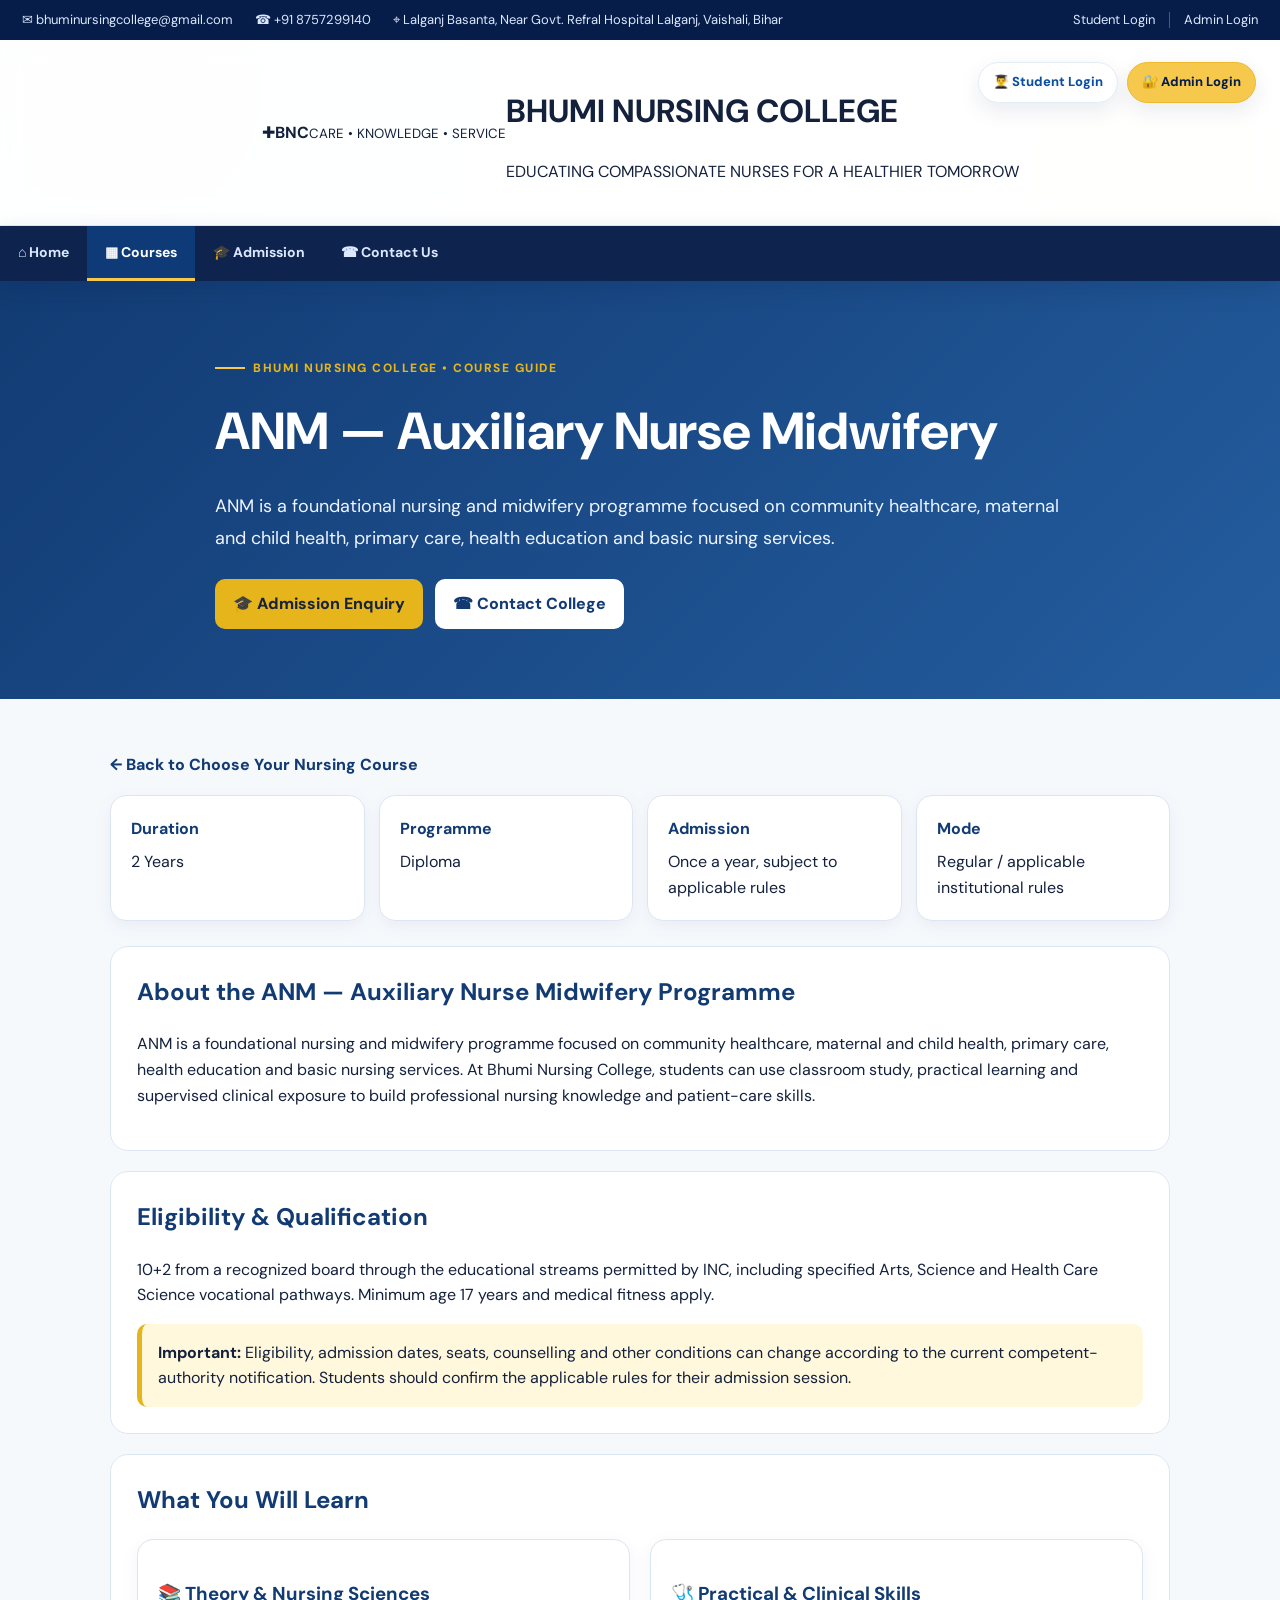
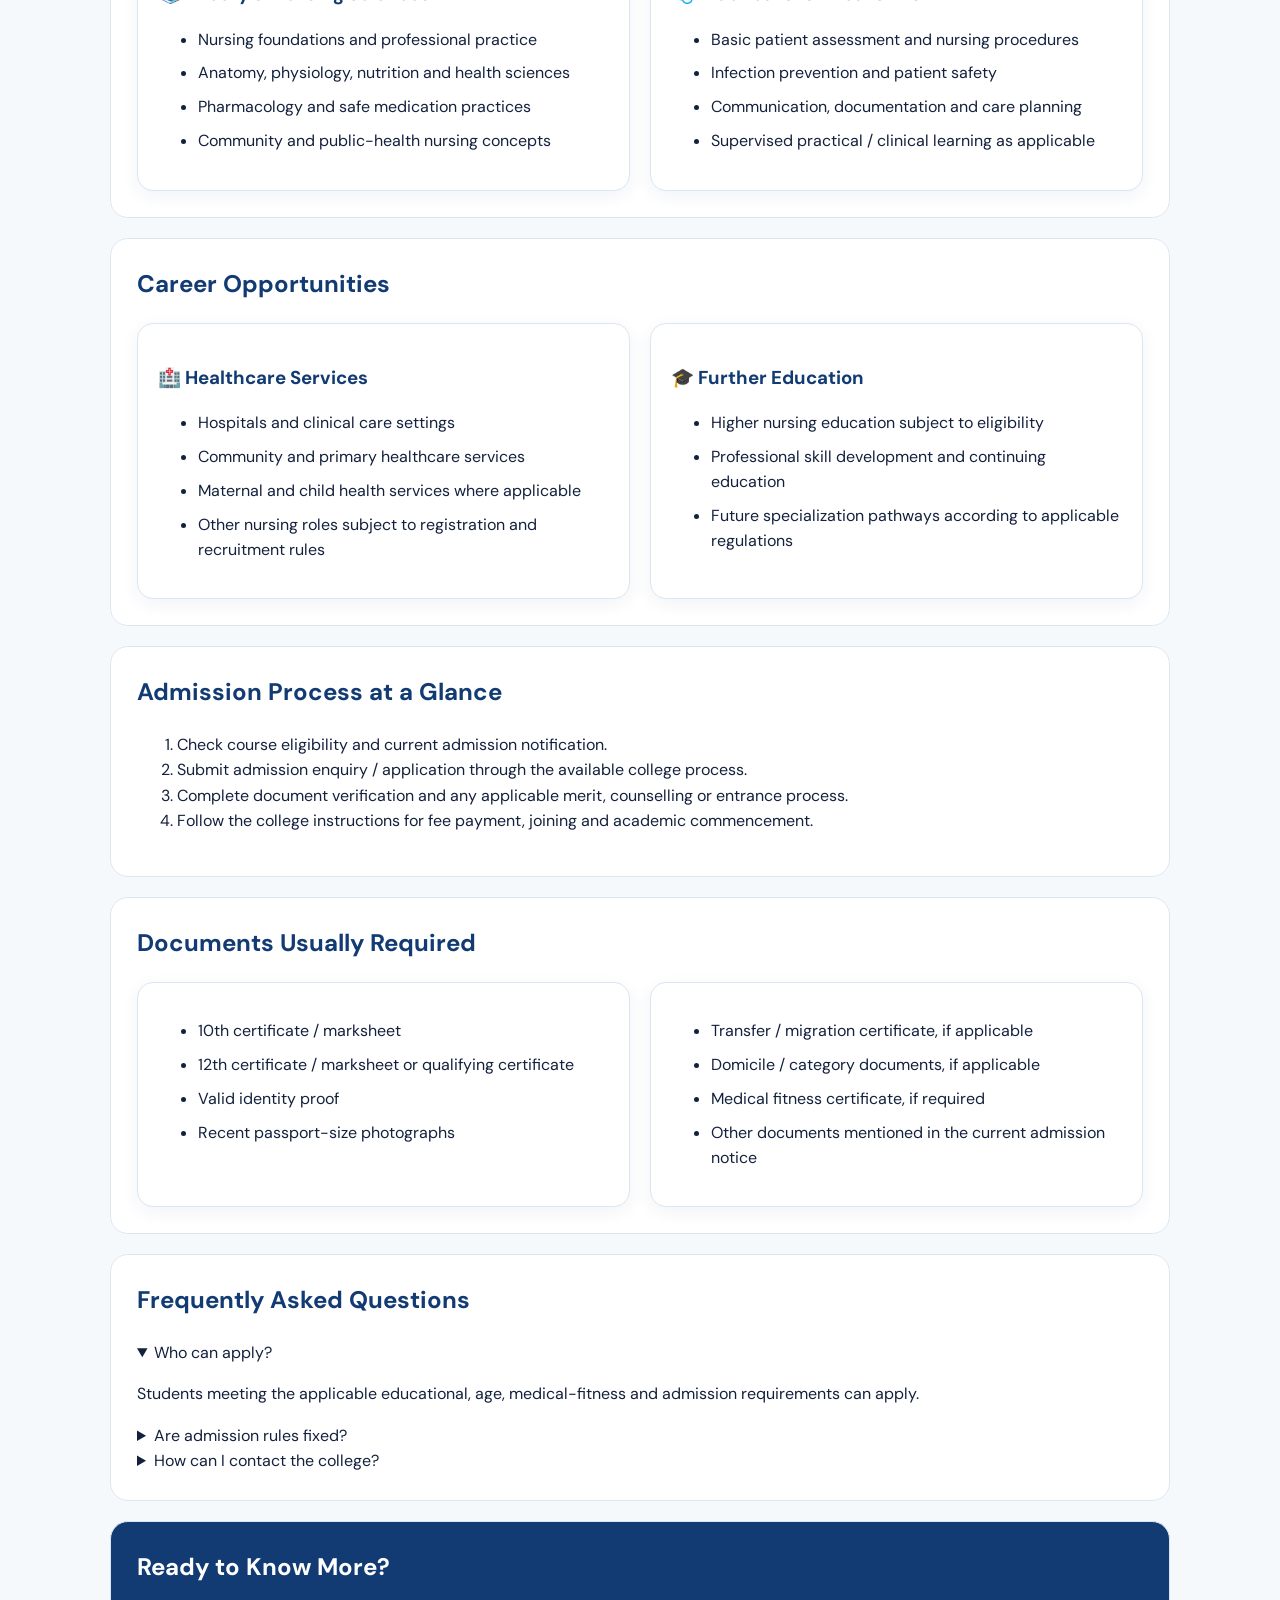
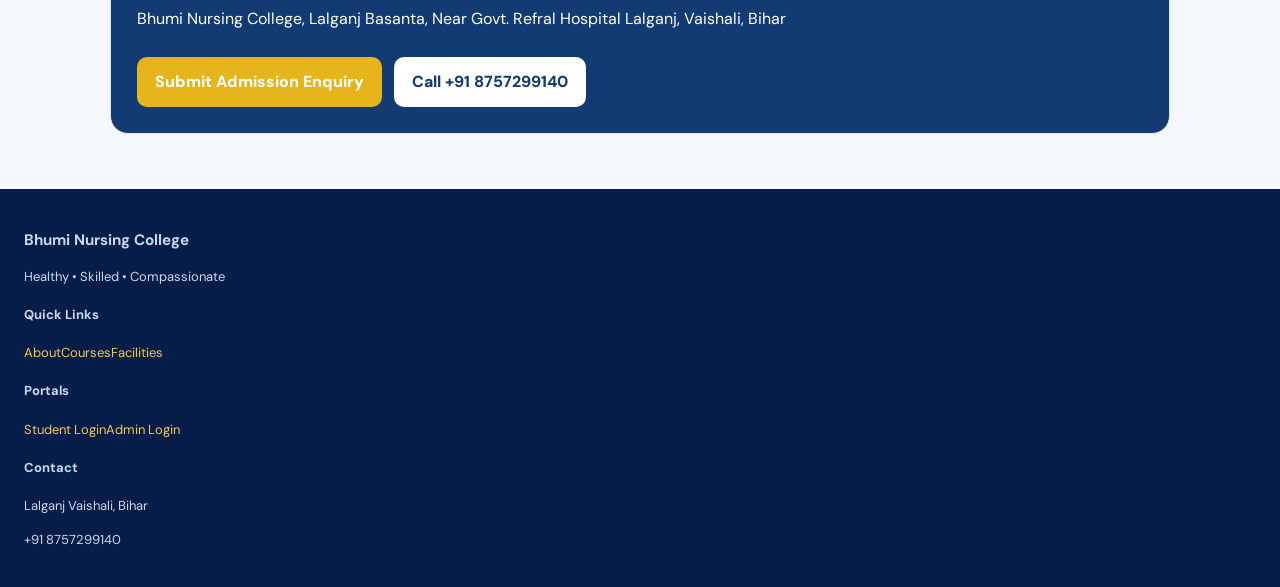
<file: anm.html>
<!DOCTYPE html>
<html lang="en"><head><meta charset="UTF-8"><meta name="viewport" content="width=device-width,initial-scale=1"><meta name="description" content="ANM course details, eligibility, curriculum, practical training, career opportunities and admission guidance at Bhumi Nursing College."><title>ANM — Auxiliary Nurse Midwifery | Bhumi Nursing College</title><link rel="icon" href="logo.png"><link rel="stylesheet" href="style.css?v=20260903"><style>
.course-detail-page{background:#f6f9fc}.course-detail-hero{background:linear-gradient(135deg,#123b73,#245d9f);color:#fff;padding:70px 20px}.wrap{max-width:1100px;margin:auto}.hero-inner{max-width:850px}.eyebrow{font-weight:800;letter-spacing:1.5px;font-size:12px;color:#e5b51b}.course-detail-hero h1{font-size:clamp(32px,5vw,52px);margin:12px 0}.course-detail-hero p{font-size:18px;line-height:1.75;color:#eef5ff}.actions{display:flex;gap:12px;flex-wrap:wrap;margin-top:25px}.btnx{display:inline-flex;padding:12px 18px;border-radius:10px;text-decoration:none;font-weight:800;background:#e5b51b;color:#17233a}.btnx.light{background:#fff;color:#123b73}.content{padding:35px 20px}.grid{display:grid;grid-template-columns:repeat(4,1fr);gap:14px;margin-bottom:25px}.stat,.box{background:#fff;border:1px solid #dce6f2;border-radius:16px;padding:20px;box-shadow:0 5px 18px rgba(18,59,115,.06)}.stat b{display:block;color:#123b73;margin-bottom:7px}.section{background:#fff;border:1px solid #dce6f2;border-radius:18px;padding:26px;margin:20px 0}.section h2{color:#123b73;margin-top:0}.cols{display:grid;grid-template-columns:1fr 1fr;gap:20px}.box h3{color:#123b73}.box li{margin:9px 0;line-height:1.55}.note{background:#fff8dc;border-left:5px solid #e5b51b;padding:16px;border-radius:10px;line-height:1.6}.contact{background:#123b73;color:#fff}.contact h2{color:#fff}.contact a{color:#fff}.back{margin:18px 0}.back a{color:#123b73;font-weight:800;text-decoration:none}@media(max-width:800px){.grid{grid-template-columns:1fr 1fr}.cols{grid-template-columns:1fr}}@media(max-width:520px){.grid{grid-template-columns:1fr}.course-detail-hero{padding:48px 20px}}
</style></head>
<body class="course-detail-page">
<div class="topbar"><div class="topbar-inner"><span>✉ bhuminursingcollege@gmail.com</span><span>☎ +91 8757299140</span><span>⌖ Lalganj Basanta, Near Govt. Refral Hospital Lalganj, Vaishali, Bihar</span><div class="top-links"><a href="student.html">Student Login</a><i></i><a href="admin.html">Admin Login</a></div></div></div>
<header class="brand-header"><div class="brand-wrap"><div class="header-login"><a class="student-login-btn" href="student.html">👨‍🎓 Student Login</a><a class="admin-login-btn" href="admin.html">🔐 Admin Login</a></div><div class="crest"><div class="crest-inner">✚<strong>BNC</strong><small>CARE • KNOWLEDGE • SERVICE</small></div></div><div class="brand-copy"><h1>BHUMI NURSING COLLEGE</h1><p>EDUCATING COMPASSIONATE NURSES FOR A HEALTHIER TOMORROW</p></div></div></header>
<nav class="nav"><div class="nav-inner"><a href="index.html">⌂ Home</a><a class="active" href="index.html#courses">▦ Courses</a><a href="index.html#admission">🎓 Admission</a><a href="index.html#contact">☎ Contact Us</a></div></nav>
<section class="course-detail-hero"><div class="wrap hero-inner"><span class="eyebrow">BHUMI NURSING COLLEGE • COURSE GUIDE</span><h1>ANM — Auxiliary Nurse Midwifery</h1><p>ANM is a foundational nursing and midwifery programme focused on community healthcare, maternal and child health, primary care, health education and basic nursing services.</p><div class="actions"><a class="btnx" href="index.html#enquiry">🎓 Admission Enquiry</a><a class="btnx light" href="index.html#contact">☎ Contact College</a></div></div></section>
<main class="content wrap"><div class="back"><a href="index.html#courses">← Back to Choose Your Nursing Course</a></div>
<div class="grid"><div class="stat"><b>Duration</b>2 Years</div><div class="stat"><b>Programme</b>Diploma</div><div class="stat"><b>Admission</b>Once a year, subject to applicable rules</div><div class="stat"><b>Mode</b>Regular / applicable institutional rules</div></div>
<section class="section"><h2>About the ANM — Auxiliary Nurse Midwifery Programme</h2><p>ANM is a foundational nursing and midwifery programme focused on community healthcare, maternal and child health, primary care, health education and basic nursing services. At Bhumi Nursing College, students can use classroom study, practical learning and supervised clinical exposure to build professional nursing knowledge and patient-care skills.</p></section>
<section class="section"><h2>Eligibility & Qualification</h2><p>10+2 from a recognized board through the educational streams permitted by INC, including specified Arts, Science and Health Care Science vocational pathways. Minimum age 17 years and medical fitness apply.</p><div class="note"><b>Important:</b> Eligibility, admission dates, seats, counselling and other conditions can change according to the current competent-authority notification. Students should confirm the applicable rules for their admission session.</div></section>
<section class="section"><h2>What You Will Learn</h2><div class="cols"><div class="box"><h3>📚 Theory & Nursing Sciences</h3><ul><li>Nursing foundations and professional practice</li><li>Anatomy, physiology, nutrition and health sciences</li><li>Pharmacology and safe medication practices</li><li>Community and public-health nursing concepts</li></ul></div><div class="box"><h3>🩺 Practical & Clinical Skills</h3><ul><li>Basic patient assessment and nursing procedures</li><li>Infection prevention and patient safety</li><li>Communication, documentation and care planning</li><li>Supervised practical / clinical learning as applicable</li></ul></div></div></section>
<section class="section"><h2>Career Opportunities</h2><div class="cols"><div class="box"><h3>🏥 Healthcare Services</h3><ul><li>Hospitals and clinical care settings</li><li>Community and primary healthcare services</li><li>Maternal and child health services where applicable</li><li>Other nursing roles subject to registration and recruitment rules</li></ul></div><div class="box"><h3>🎓 Further Education</h3><ul><li>Higher nursing education subject to eligibility</li><li>Professional skill development and continuing education</li><li>Future specialization pathways according to applicable regulations</li></ul></div></div></section>
<section class="section"><h2>Admission Process at a Glance</h2><ol><li>Check course eligibility and current admission notification.</li><li>Submit admission enquiry / application through the available college process.</li><li>Complete document verification and any applicable merit, counselling or entrance process.</li><li>Follow the college instructions for fee payment, joining and academic commencement.</li></ol></section>
<section class="section"><h2>Documents Usually Required</h2><div class="cols"><div class="box"><ul><li>10th certificate / marksheet</li><li>12th certificate / marksheet or qualifying certificate</li><li>Valid identity proof</li><li>Recent passport-size photographs</li></ul></div><div class="box"><ul><li>Transfer / migration certificate, if applicable</li><li>Domicile / category documents, if applicable</li><li>Medical fitness certificate, if required</li><li>Other documents mentioned in the current admission notice</li></ul></div></div></section>
<section class="section"><h2>Frequently Asked Questions</h2><details open><summary>Who can apply?</summary><p>Students meeting the applicable educational, age, medical-fitness and admission requirements can apply.</p></details><details><summary>Are admission rules fixed?</summary><p>No. Always follow the current admission notification applicable to your academic session.</p></details><details><summary>How can I contact the college?</summary><p>Call <a href="tel:+918757299140">+91 8757299140</a> or email <a href="mailto:bhuminursingcollege@gmail.com">bhuminursingcollege@gmail.com</a>.</p></details></section>
<section class="section contact"><h2>Ready to Know More?</h2><p>Bhumi Nursing College, Lalganj Basanta, Near Govt. Refral Hospital Lalganj, Vaishali, Bihar</p><div class="actions"><a class="btnx" href="index.html#enquiry">Submit Admission Enquiry</a><a class="btnx light" href="tel:+918757299140">Call +91 8757299140</a></div></section>
</main><footer><div class="container footer-grid"><div><h3>Bhumi Nursing College</h3><p>Healthy • Skilled • Compassionate</p></div><div><h4>Quick Links</h4><a href="index.html#about">About</a><a href="index.html#courses">Courses</a><a href="index.html#facilities">Facilities</a></div><div><h4>Portals</h4><a href="student.html">Student Login</a><a href="admin.html">Admin Login</a></div><div><h4>Contact</h4><p>Lalganj Vaishali, Bihar</p><p>+91 8757299140</p></div></div></footer>
</body></html>
</file>
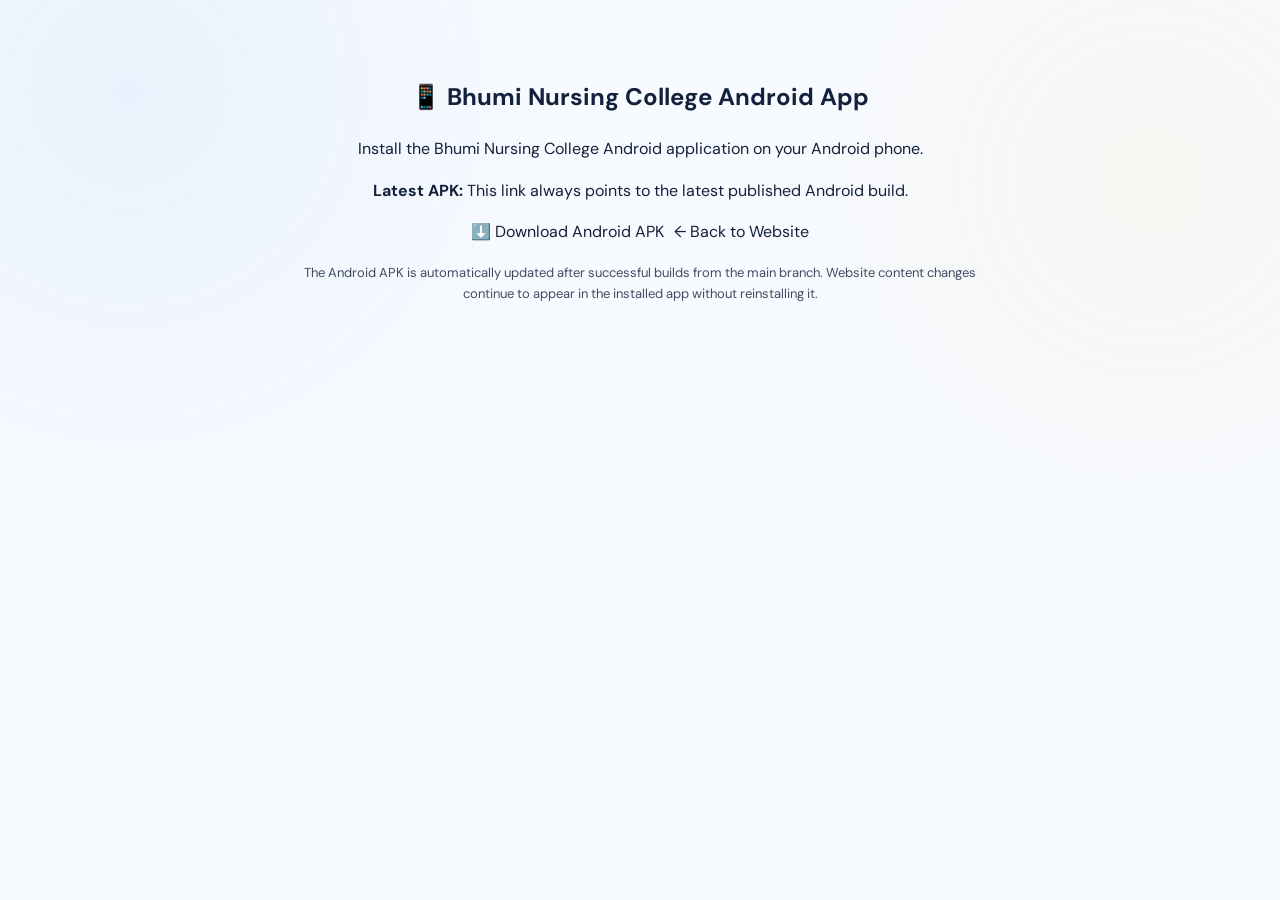
<file: app-download.html>
<!doctype html>
<html lang="en"><head><meta charset="utf-8"><meta name="viewport" content="width=device-width,initial-scale=1">
<title>Bhumi Nursing College — Android App</title>
<link rel="stylesheet" href="style.css">
</head><body class="portal-page"><main class="portal-shell" style="max-width:760px;margin:30px auto">
<section class="panel" style="padding:28px;text-align:center">
<h1>📱 Bhumi Nursing College Android App</h1>
<p>Install the Bhumi Nursing College Android application on your Android phone.</p>
<p><b>Latest APK:</b> This link always points to the latest published Android build.</p>
<div style="display:flex;gap:10px;justify-content:center;flex-wrap:wrap">
<a class="primary-btn" href="https://github.com/vivekkrjj/project1/releases/download/android-latest/BhumiNursingCollege.apk">⬇️ Download Android APK</a>
<a class="outline-btn" href="index.html">← Back to Website</a>
</div>
<p style="margin-top:18px;font-size:13px;opacity:.8">The Android APK is automatically updated after successful builds from the main branch. Website content changes continue to appear in the installed app without reinstalling it.</p>
</section></main></body></html>
</file>
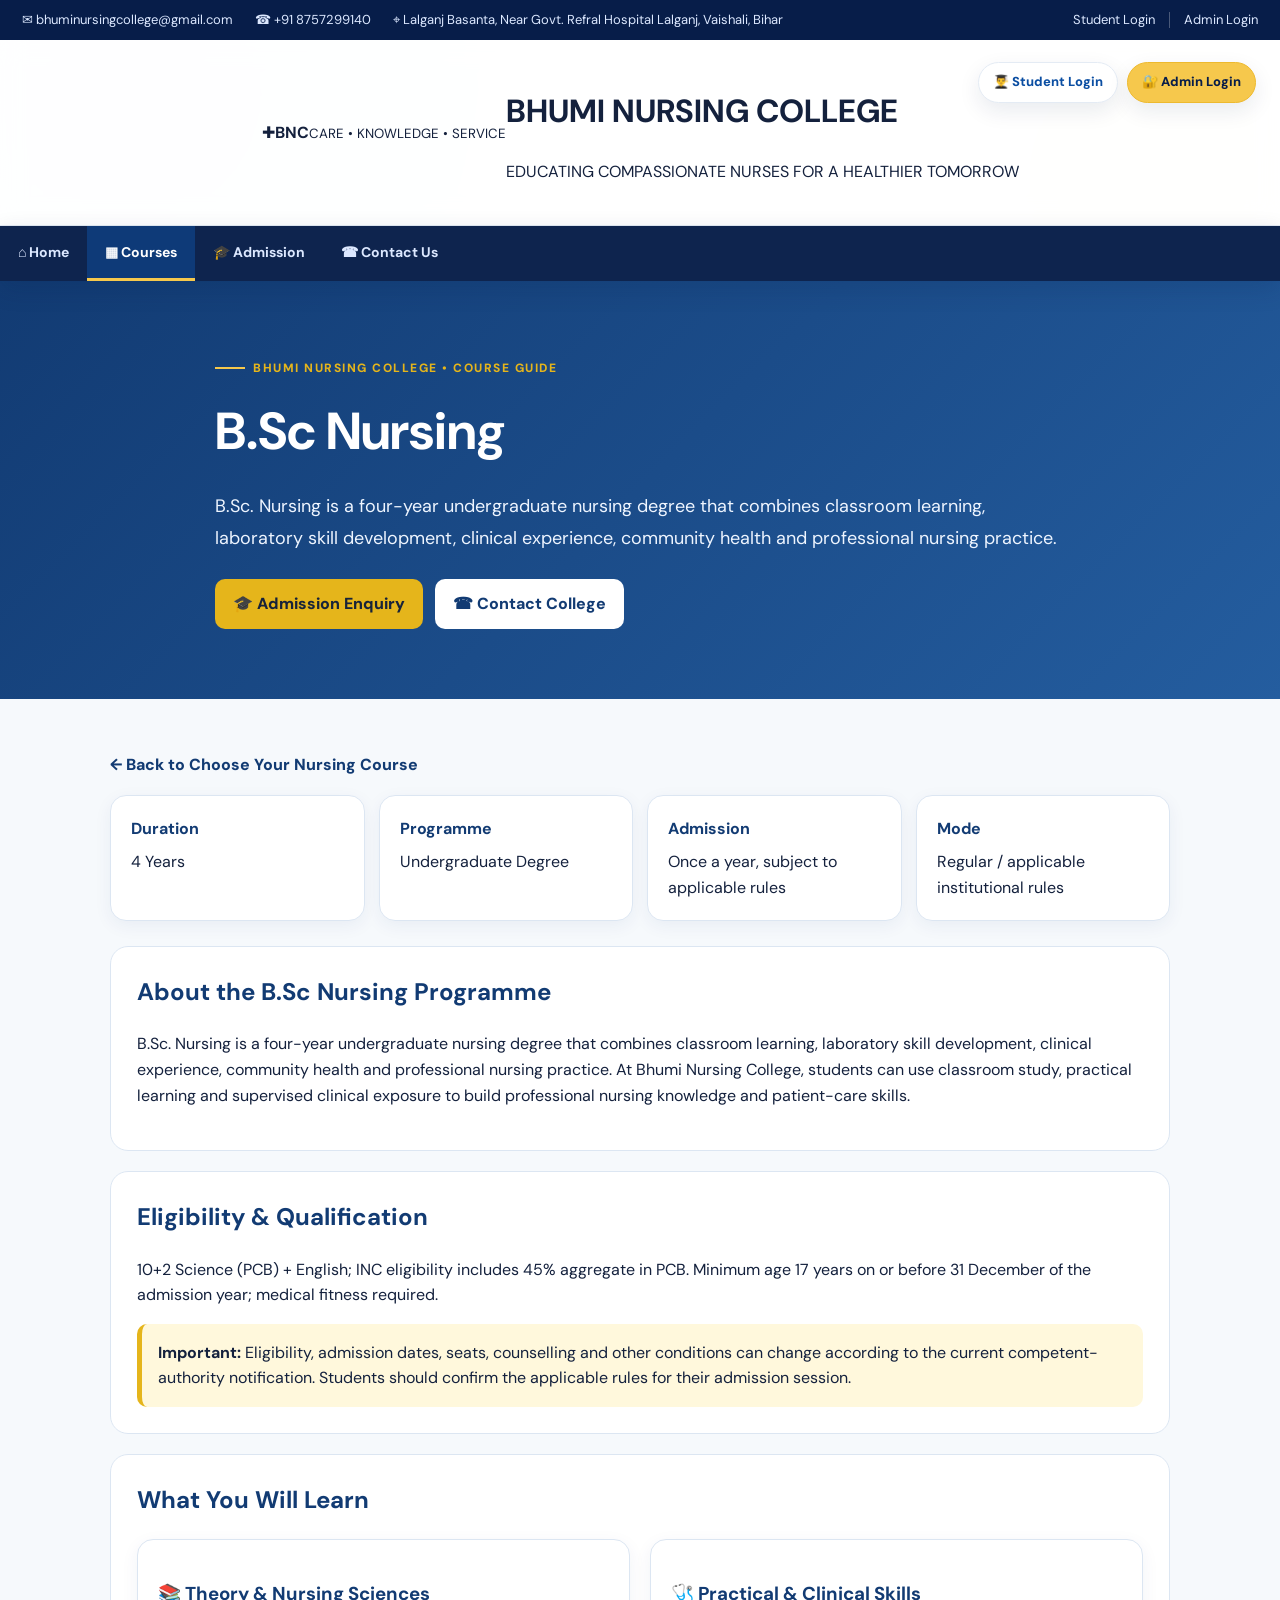
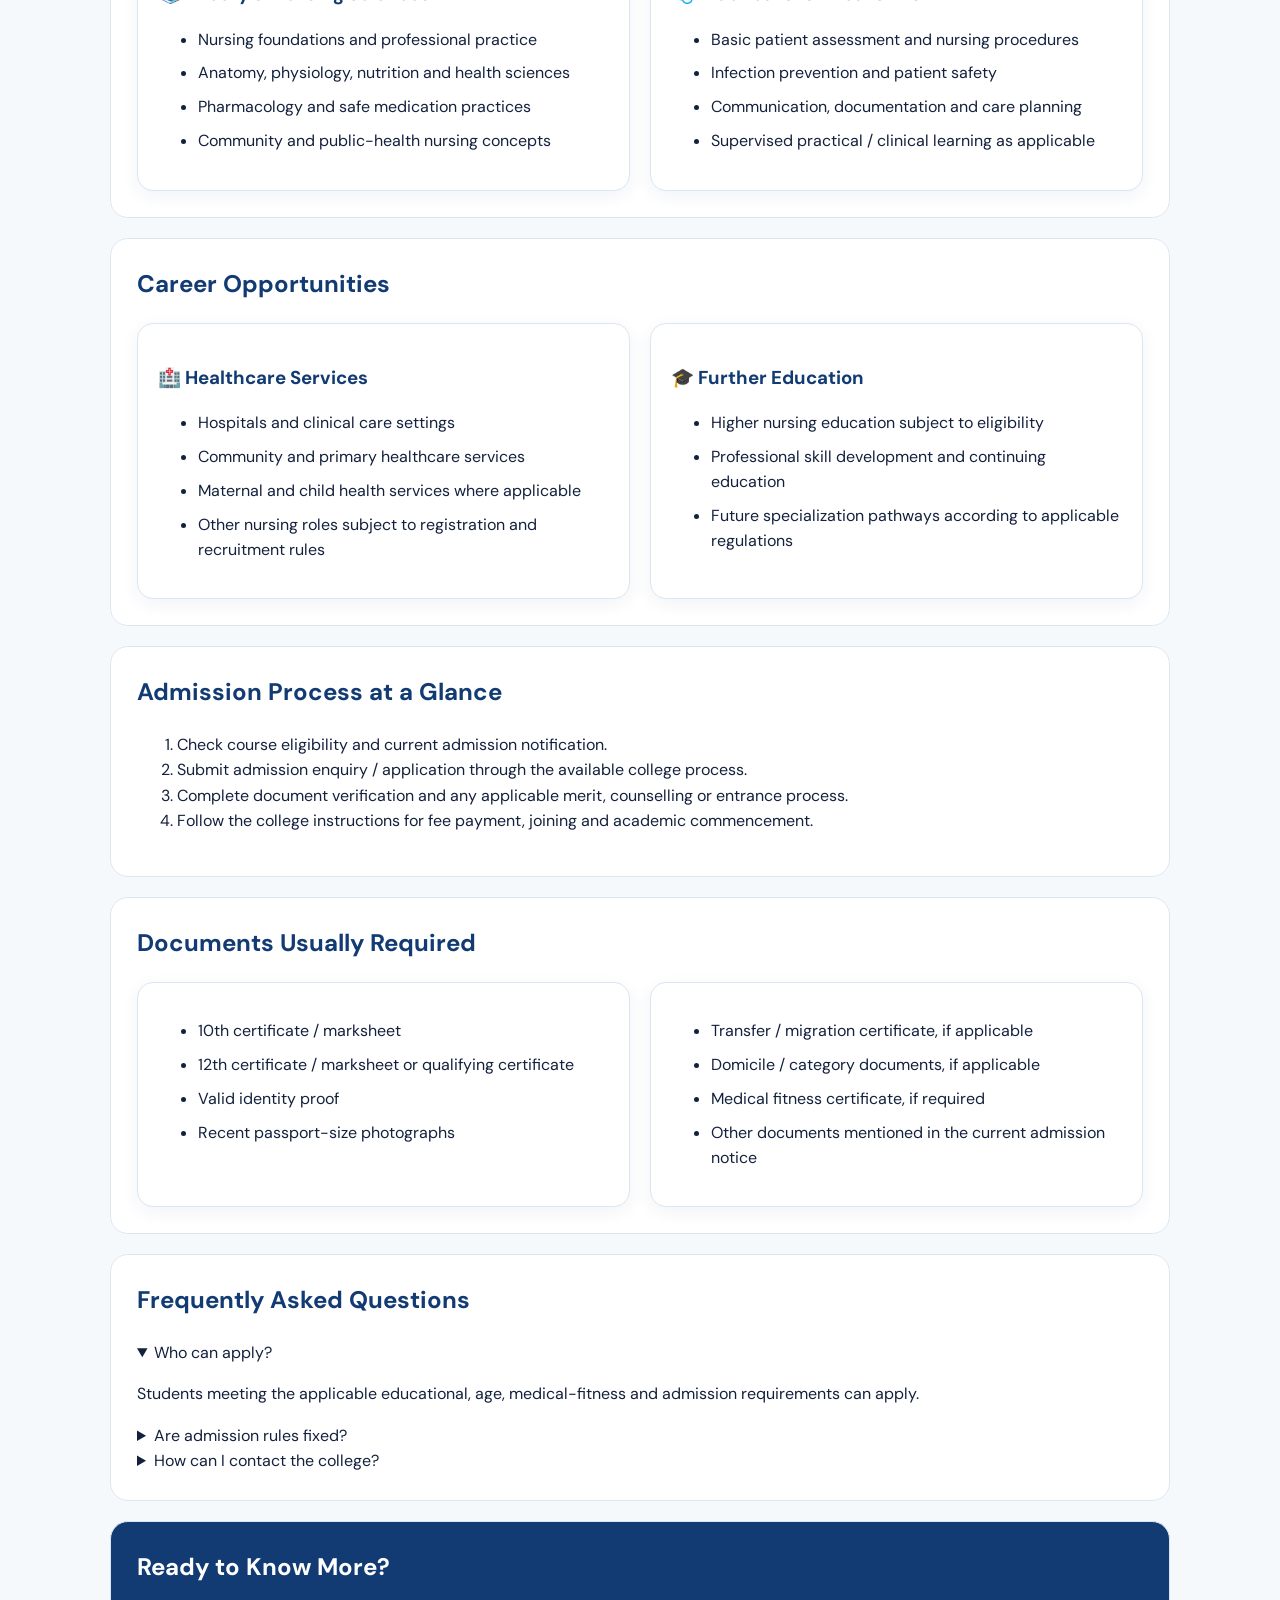
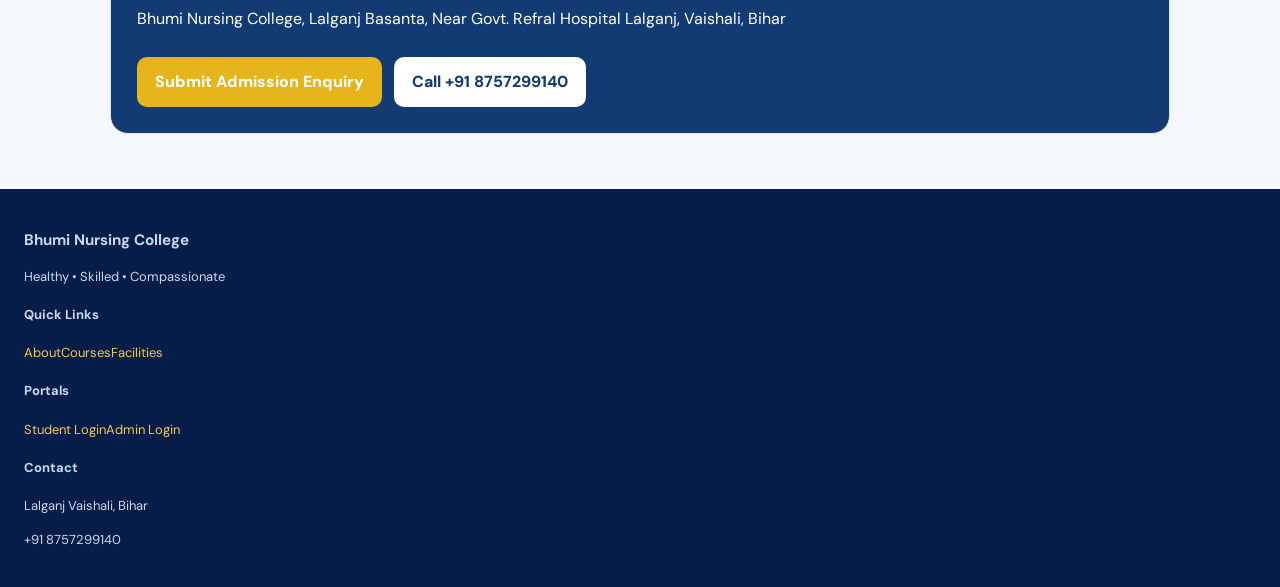
<file: bsc-nursing.html>
<!DOCTYPE html>
<html lang="en"><head><meta charset="UTF-8"><meta name="viewport" content="width=device-width,initial-scale=1"><meta name="description" content="B.Sc Nursing course details, eligibility, curriculum, clinical training, career opportunities and admission guidance at Bhumi Nursing College."><title>B.Sc Nursing | Bhumi Nursing College</title><link rel="icon" href="logo.png"><link rel="stylesheet" href="style.css?v=20260903"><style>
.course-detail-page{background:#f6f9fc}.course-detail-hero{background:linear-gradient(135deg,#123b73,#245d9f);color:#fff;padding:70px 20px}.wrap{max-width:1100px;margin:auto}.hero-inner{max-width:850px}.eyebrow{font-weight:800;letter-spacing:1.5px;font-size:12px;color:#e5b51b}.course-detail-hero h1{font-size:clamp(32px,5vw,52px);margin:12px 0}.course-detail-hero p{font-size:18px;line-height:1.75;color:#eef5ff}.actions{display:flex;gap:12px;flex-wrap:wrap;margin-top:25px}.btnx{display:inline-flex;padding:12px 18px;border-radius:10px;text-decoration:none;font-weight:800;background:#e5b51b;color:#17233a}.btnx.light{background:#fff;color:#123b73}.content{padding:35px 20px}.grid{display:grid;grid-template-columns:repeat(4,1fr);gap:14px;margin-bottom:25px}.stat,.box{background:#fff;border:1px solid #dce6f2;border-radius:16px;padding:20px;box-shadow:0 5px 18px rgba(18,59,115,.06)}.stat b{display:block;color:#123b73;margin-bottom:7px}.section{background:#fff;border:1px solid #dce6f2;border-radius:18px;padding:26px;margin:20px 0}.section h2{color:#123b73;margin-top:0}.cols{display:grid;grid-template-columns:1fr 1fr;gap:20px}.box h3{color:#123b73}.box li{margin:9px 0;line-height:1.55}.note{background:#fff8dc;border-left:5px solid #e5b51b;padding:16px;border-radius:10px;line-height:1.6}.contact{background:#123b73;color:#fff}.contact h2{color:#fff}.contact a{color:#fff}.back{margin:18px 0}.back a{color:#123b73;font-weight:800;text-decoration:none}@media(max-width:800px){.grid{grid-template-columns:1fr 1fr}.cols{grid-template-columns:1fr}}@media(max-width:520px){.grid{grid-template-columns:1fr}.course-detail-hero{padding:48px 20px}}
</style></head>
<body class="course-detail-page">
<div class="topbar"><div class="topbar-inner"><span>✉ bhuminursingcollege@gmail.com</span><span>☎ +91 8757299140</span><span>⌖ Lalganj Basanta, Near Govt. Refral Hospital Lalganj, Vaishali, Bihar</span><div class="top-links"><a href="student.html">Student Login</a><i></i><a href="admin.html">Admin Login</a></div></div></div>
<header class="brand-header"><div class="brand-wrap"><div class="header-login"><a class="student-login-btn" href="student.html">👨‍🎓 Student Login</a><a class="admin-login-btn" href="admin.html">🔐 Admin Login</a></div><div class="crest"><div class="crest-inner">✚<strong>BNC</strong><small>CARE • KNOWLEDGE • SERVICE</small></div></div><div class="brand-copy"><h1>BHUMI NURSING COLLEGE</h1><p>EDUCATING COMPASSIONATE NURSES FOR A HEALTHIER TOMORROW</p></div></div></header>
<nav class="nav"><div class="nav-inner"><a href="index.html">⌂ Home</a><a class="active" href="index.html#courses">▦ Courses</a><a href="index.html#admission">🎓 Admission</a><a href="index.html#contact">☎ Contact Us</a></div></nav>
<section class="course-detail-hero"><div class="wrap hero-inner"><span class="eyebrow">BHUMI NURSING COLLEGE • COURSE GUIDE</span><h1>B.Sc Nursing</h1><p>B.Sc. Nursing is a four-year undergraduate nursing degree that combines classroom learning, laboratory skill development, clinical experience, community health and professional nursing practice.</p><div class="actions"><a class="btnx" href="index.html#enquiry">🎓 Admission Enquiry</a><a class="btnx light" href="index.html#contact">☎ Contact College</a></div></div></section>
<main class="content wrap"><div class="back"><a href="index.html#courses">← Back to Choose Your Nursing Course</a></div>
<div class="grid"><div class="stat"><b>Duration</b>4 Years</div><div class="stat"><b>Programme</b>Undergraduate Degree</div><div class="stat"><b>Admission</b>Once a year, subject to applicable rules</div><div class="stat"><b>Mode</b>Regular / applicable institutional rules</div></div>
<section class="section"><h2>About the B.Sc Nursing Programme</h2><p>B.Sc. Nursing is a four-year undergraduate nursing degree that combines classroom learning, laboratory skill development, clinical experience, community health and professional nursing practice. At Bhumi Nursing College, students can use classroom study, practical learning and supervised clinical exposure to build professional nursing knowledge and patient-care skills.</p></section>
<section class="section"><h2>Eligibility & Qualification</h2><p>10+2 Science (PCB) + English; INC eligibility includes 45% aggregate in PCB. Minimum age 17 years on or before 31 December of the admission year; medical fitness required.</p><div class="note"><b>Important:</b> Eligibility, admission dates, seats, counselling and other conditions can change according to the current competent-authority notification. Students should confirm the applicable rules for their admission session.</div></section>
<section class="section"><h2>What You Will Learn</h2><div class="cols"><div class="box"><h3>📚 Theory & Nursing Sciences</h3><ul><li>Nursing foundations and professional practice</li><li>Anatomy, physiology, nutrition and health sciences</li><li>Pharmacology and safe medication practices</li><li>Community and public-health nursing concepts</li></ul></div><div class="box"><h3>🩺 Practical & Clinical Skills</h3><ul><li>Basic patient assessment and nursing procedures</li><li>Infection prevention and patient safety</li><li>Communication, documentation and care planning</li><li>Supervised practical / clinical learning as applicable</li></ul></div></div></section>
<section class="section"><h2>Career Opportunities</h2><div class="cols"><div class="box"><h3>🏥 Healthcare Services</h3><ul><li>Hospitals and clinical care settings</li><li>Community and primary healthcare services</li><li>Maternal and child health services where applicable</li><li>Other nursing roles subject to registration and recruitment rules</li></ul></div><div class="box"><h3>🎓 Further Education</h3><ul><li>Higher nursing education subject to eligibility</li><li>Professional skill development and continuing education</li><li>Future specialization pathways according to applicable regulations</li></ul></div></div></section>
<section class="section"><h2>Admission Process at a Glance</h2><ol><li>Check course eligibility and current admission notification.</li><li>Submit admission enquiry / application through the available college process.</li><li>Complete document verification and any applicable merit, counselling or entrance process.</li><li>Follow the college instructions for fee payment, joining and academic commencement.</li></ol></section>
<section class="section"><h2>Documents Usually Required</h2><div class="cols"><div class="box"><ul><li>10th certificate / marksheet</li><li>12th certificate / marksheet or qualifying certificate</li><li>Valid identity proof</li><li>Recent passport-size photographs</li></ul></div><div class="box"><ul><li>Transfer / migration certificate, if applicable</li><li>Domicile / category documents, if applicable</li><li>Medical fitness certificate, if required</li><li>Other documents mentioned in the current admission notice</li></ul></div></div></section>
<section class="section"><h2>Frequently Asked Questions</h2><details open><summary>Who can apply?</summary><p>Students meeting the applicable educational, age, medical-fitness and admission requirements can apply.</p></details><details><summary>Are admission rules fixed?</summary><p>No. Always follow the current admission notification applicable to your academic session.</p></details><details><summary>How can I contact the college?</summary><p>Call <a href="tel:+918757299140">+91 8757299140</a> or email <a href="mailto:bhuminursingcollege@gmail.com">bhuminursingcollege@gmail.com</a>.</p></details></section>
<section class="section contact"><h2>Ready to Know More?</h2><p>Bhumi Nursing College, Lalganj Basanta, Near Govt. Refral Hospital Lalganj, Vaishali, Bihar</p><div class="actions"><a class="btnx" href="index.html#enquiry">Submit Admission Enquiry</a><a class="btnx light" href="tel:+918757299140">Call +91 8757299140</a></div></section>
</main><footer><div class="container footer-grid"><div><h3>Bhumi Nursing College</h3><p>Healthy • Skilled • Compassionate</p></div><div><h4>Quick Links</h4><a href="index.html#about">About</a><a href="index.html#courses">Courses</a><a href="index.html#facilities">Facilities</a></div><div><h4>Portals</h4><a href="student.html">Student Login</a><a href="admin.html">Admin Login</a></div><div><h4>Contact</h4><p>Lalganj Vaishali, Bihar</p><p>+91 8757299140</p></div></div></footer>
</body></html>
</file>
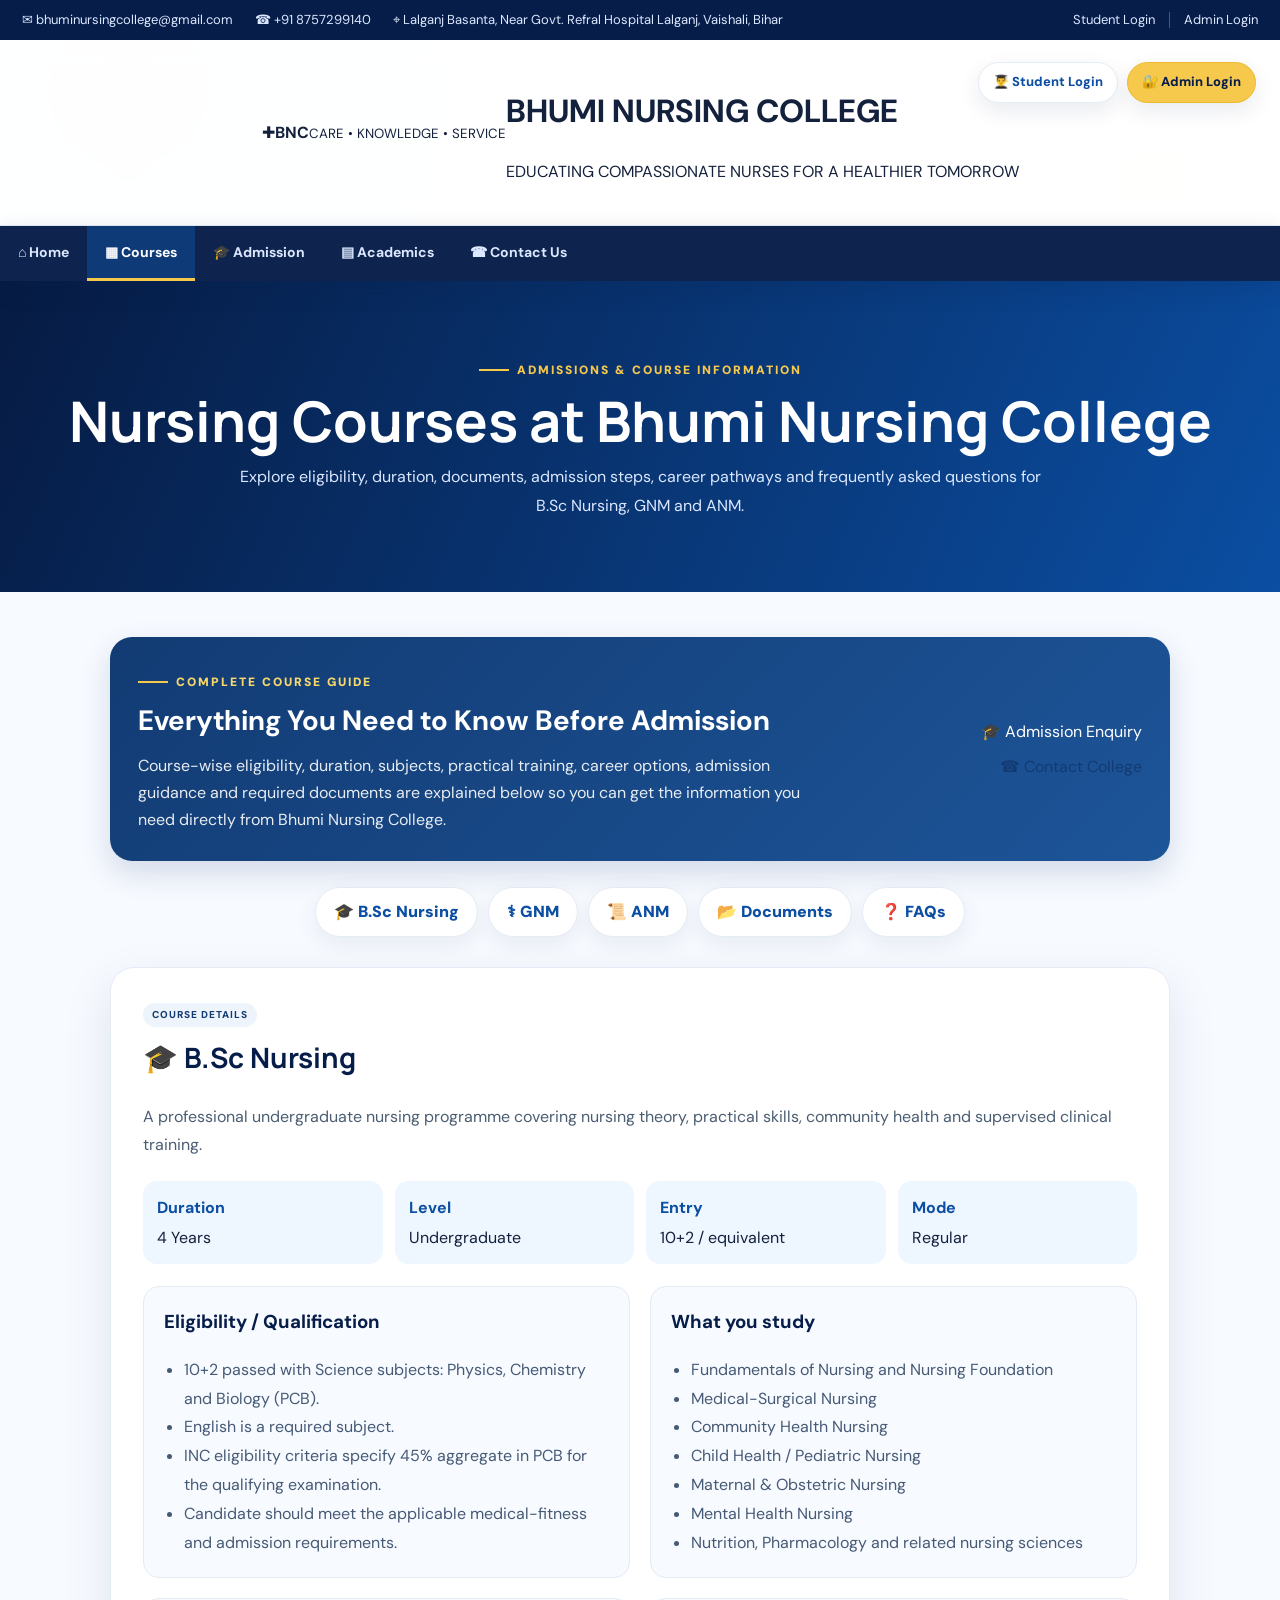
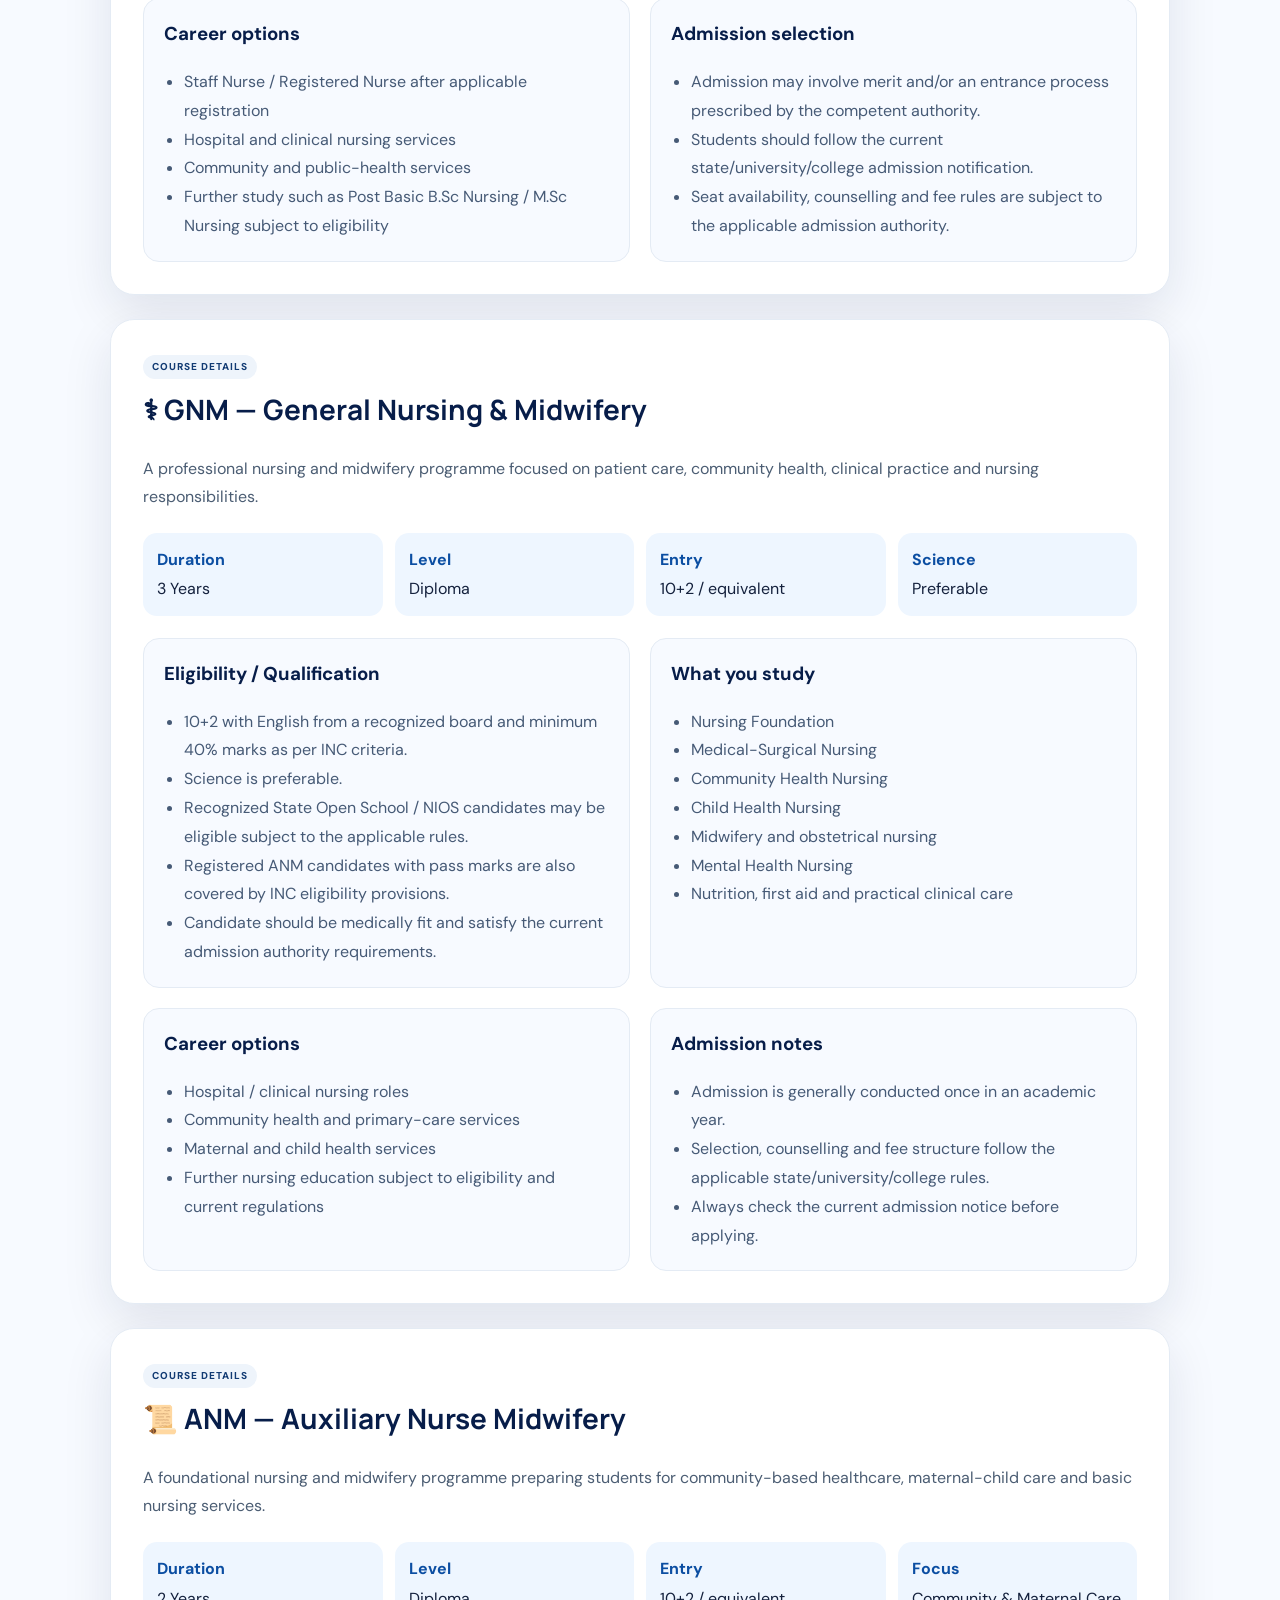
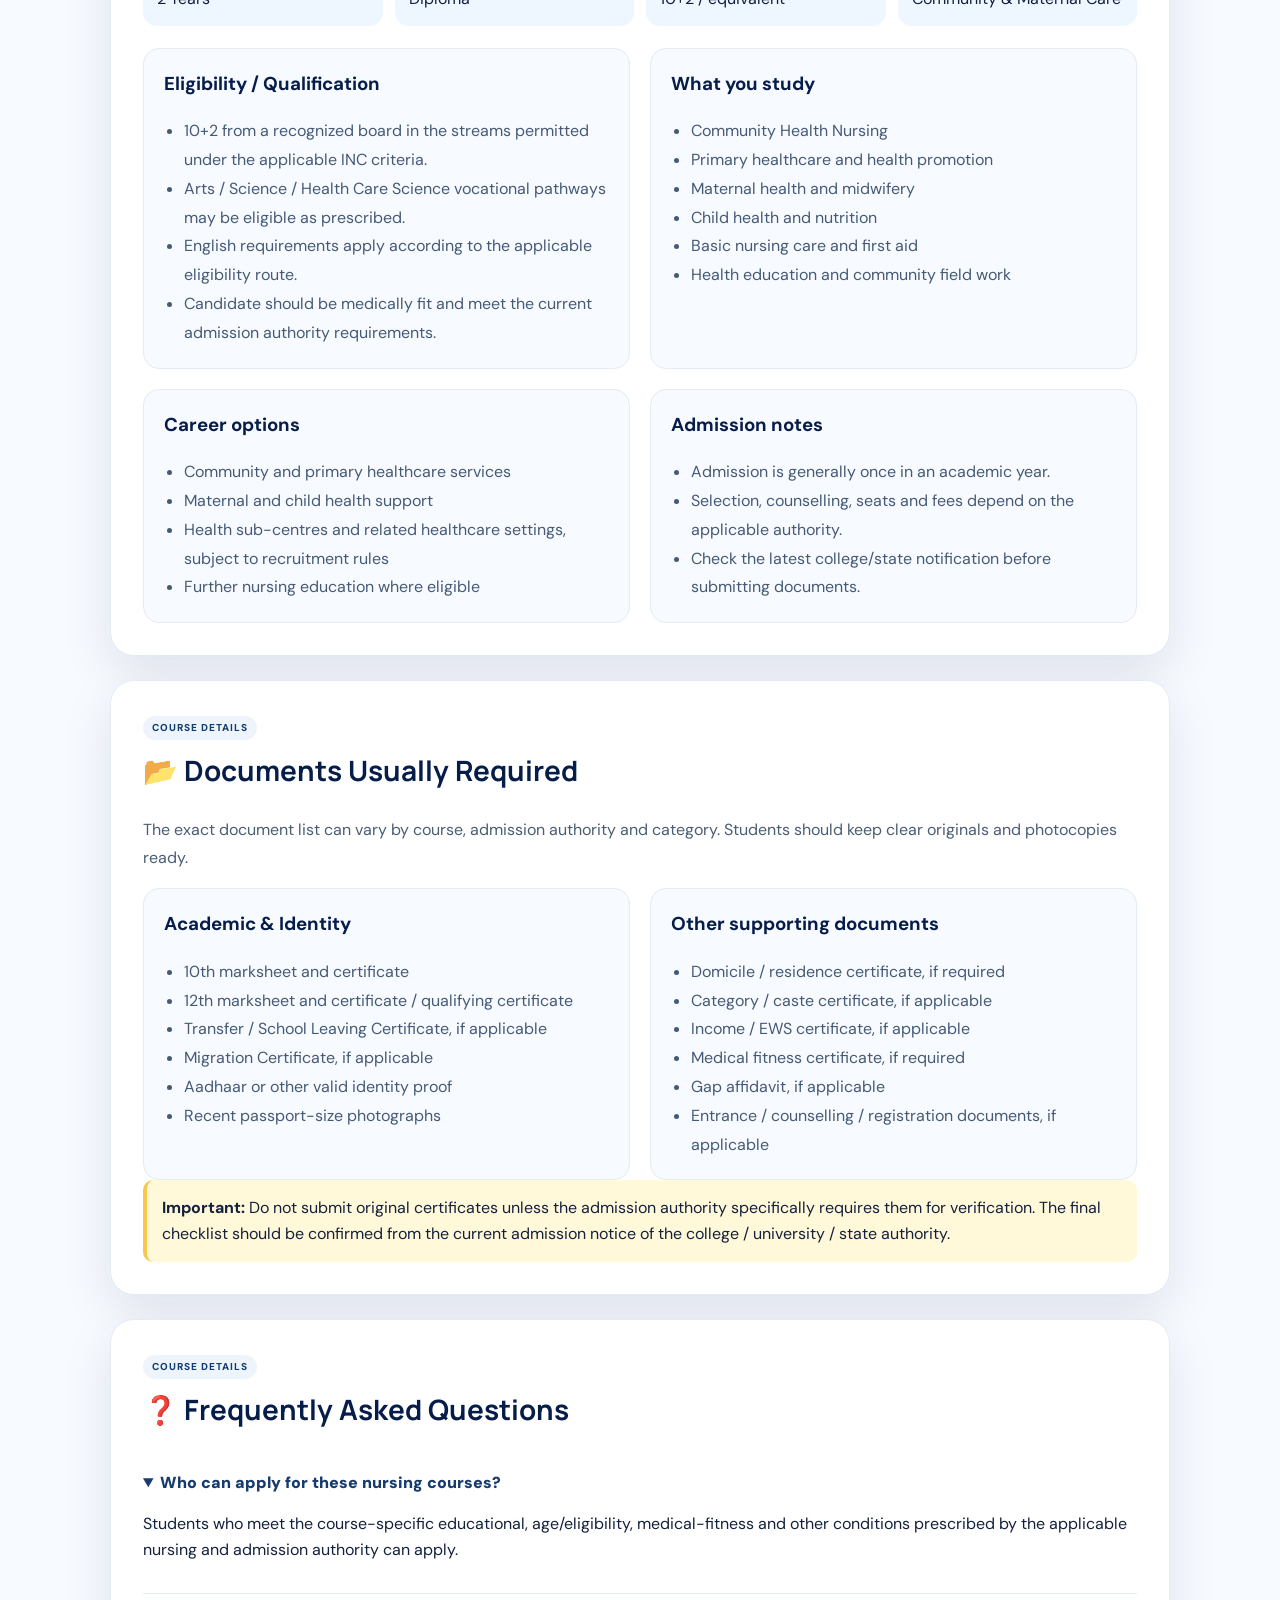
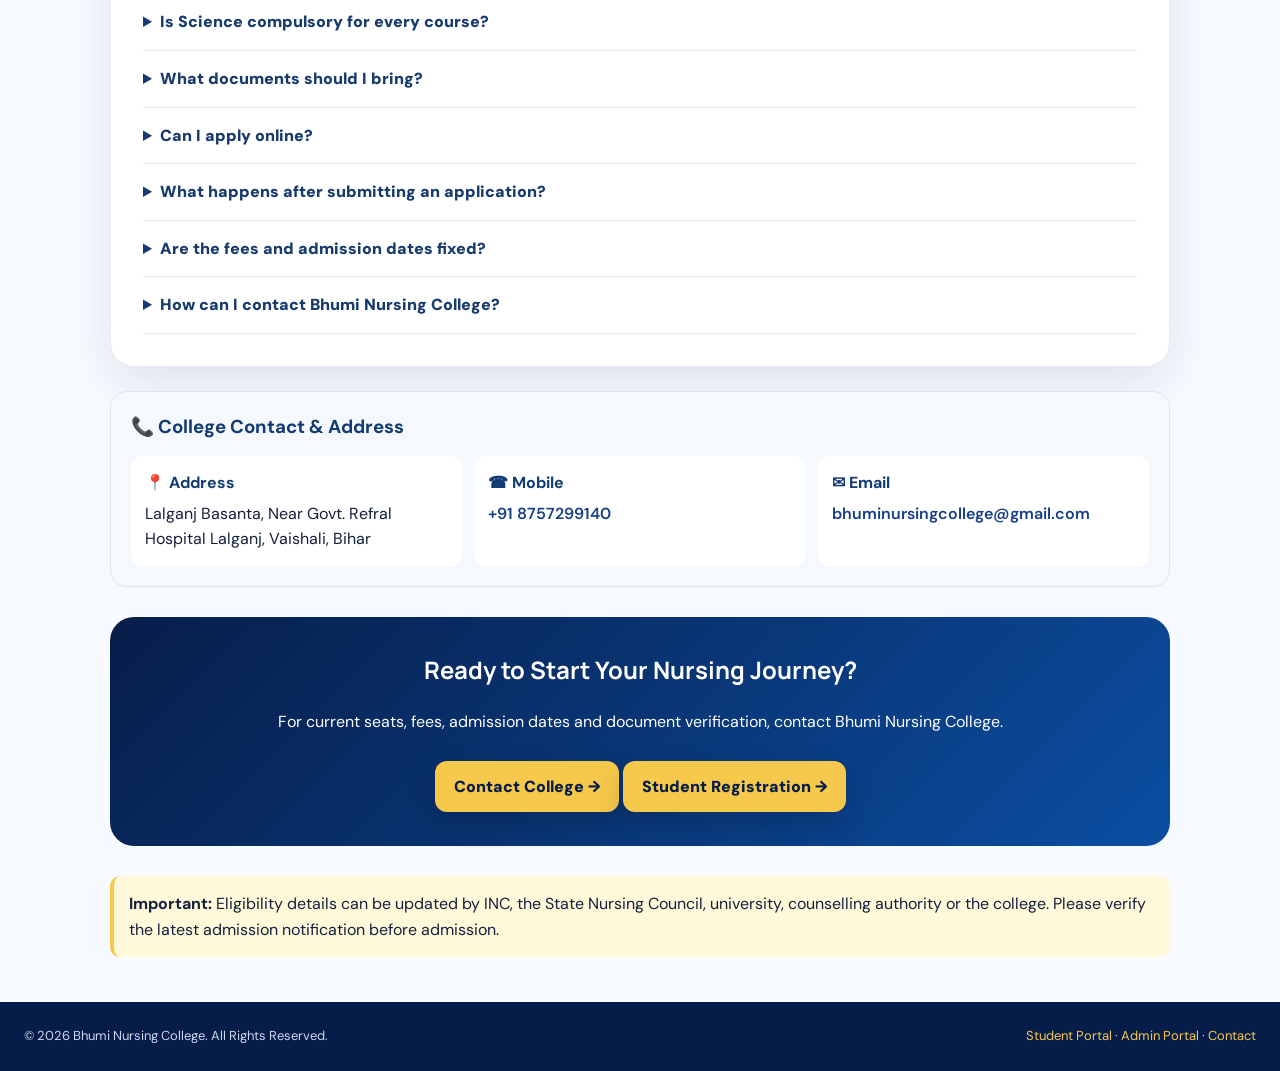
<file: course-details.html>
<!DOCTYPE html>
<html lang="en">
<head>
  <meta charset="UTF-8" />
  <meta name="viewport" content="width=device-width, initial-scale=1.0" />
  <meta name="description" content="Bhumi Nursing College course details for B.Sc Nursing, GNM and ANM." />
  <title>Courses & Eligibility | Bhumi Nursing College</title>
  <link rel="preconnect" href="https://fonts.googleapis.com"><link rel="preconnect" href="https://fonts.gstatic.com" crossorigin>
  <link href="https://fonts.googleapis.com/css2?family=Inter:wght@400;500;600;700;800&family=Playfair+Display:wght@700;800&display=swap" rel="stylesheet">
  <link rel="icon" type="image/png" href="logo.png?v=20260903">
  <link rel="stylesheet" href="style.css?v=20260903">
  <style>
    .course-guide{margin:0 0 26px;padding:28px;border-radius:22px;background:linear-gradient(135deg,#123b73,#1d5599);color:#fff;display:flex;align-items:center;justify-content:space-between;gap:24px;box-shadow:0 12px 30px rgba(18,59,115,.16)}
    .course-guide .eyebrow{color:#f7d96a}.course-guide h2{margin:7px 0 8px;font-size:28px}.course-guide p{margin:0;max-width:760px;line-height:1.7;color:rgba(255,255,255,.9)}
    .guide-actions{display:flex;gap:10px;flex-wrap:wrap;min-width:245px;justify-content:flex-end}.guide-actions .btn{white-space:nowrap}.guide-actions .btn-light{color:#123b73}
    .course-card{scroll-margin-top:90px}.course-card>h2{font-size:28px}.course-card>p{font-size:16px;line-height:1.75;color:#4b5d73}
    .course-meta .meta{min-height:74px;display:flex;flex-direction:column;justify-content:center}.detail-box{min-height:100%}.detail-box p{line-height:1.65}
    .course-card::before{content:'COURSE DETAILS';display:inline-block;margin-bottom:8px;padding:4px 9px;border-radius:999px;background:#eef4fb;color:#123b73;font-size:10px;font-weight:800;letter-spacing:1px}
    @media(max-width:800px){.course-guide{flex-direction:column;align-items:flex-start}.guide-actions{justify-content:flex-start;min-width:0}}
    .course-contact{margin:24px 0;padding:20px;border-radius:16px;background:#f5f8fc;border:1px solid #dce6f2}
    .course-contact h3{margin:0 0 14px;color:#123b73}
    .course-contact-grid{display:grid;grid-template-columns:repeat(3,1fr);gap:12px}
    .course-contact-item{background:#fff;padding:14px;border-radius:12px}
    .course-contact-item b{display:block;margin-bottom:5px;color:#123b73}
    .course-contact-item a{color:#173f86;text-decoration:none;font-weight:600}
    @media(max-width:700px){.course-contact-grid{grid-template-columns:1fr}.topbar-inner{flex-wrap:wrap}}
  </style>
</head>
<body class="course-page">
  <div class="topbar"><div class="topbar-inner"><span>✉ bhuminursingcollege@gmail.com</span><span>☎ +91 8757299140</span><span>⌖ Lalganj Basanta, Near Govt. Refral Hospital Lalganj, Vaishali, Bihar</span><div class="top-links"><a href="student.html">Student Login</a><i></i><a href="admin.html">Admin Login</a></div></div></div>
  <header class="brand-header"><div class="brand-wrap"><div class="header-login"><a class="student-login-btn" href="student.html">👨‍🎓 Student Login</a><a class="admin-login-btn" href="admin.html">🔐 Admin Login</a></div><div class="crest"><div class="crest-inner">✚<strong>BNC</strong><small>CARE • KNOWLEDGE • SERVICE</small></div></div><div class="brand-copy"><h1>BHUMI NURSING COLLEGE</h1><p>EDUCATING COMPASSIONATE NURSES FOR A HEALTHIER TOMORROW</p></div></div></header>
  <nav class="nav"><div class="nav-inner"><a href="index.html">⌂ Home</a><a class="active" href="course-details.html">▦ Courses</a><a href="index.html#admission">🎓 Admission</a><a href="index.html#academics">▤ Academics</a><a href="index.html#contact">☎ Contact Us</a></div></nav>
  <section class="course-hero"><div class="eyebrow">ADMISSIONS & COURSE INFORMATION</div><h2>Nursing Courses at Bhumi Nursing College</h2><p>Explore eligibility, duration, documents, admission steps, career pathways and frequently asked questions for B.Sc Nursing, GNM and ANM.</p></section>
  <main class="course-wrap">
    <section class="course-guide">
      <div><span class="eyebrow">COMPLETE COURSE GUIDE</span><h2>Everything You Need to Know Before Admission</h2><p>Course-wise eligibility, duration, subjects, practical training, career options, admission guidance and required documents are explained below so you can get the information you need directly from Bhumi Nursing College.</p></div>
      <div class="guide-actions"><a class="btn btn-primary" href="index.html#enquiry">🎓 Admission Enquiry</a><a class="btn btn-light" href="index.html#contact">☎ Contact College</a></div>
    </section>
    <div class="course-tabs"><a href="#bsc">🎓 B.Sc Nursing</a><a href="#gnm">⚕ GNM</a><a href="#anm">📜 ANM</a><a href="#documents">📂 Documents</a><a href="#faq">❓ FAQs</a></div>

    <article class="course-card" id="bsc"><h2>🎓 B.Sc Nursing</h2><p>A professional undergraduate nursing programme covering nursing theory, practical skills, community health and supervised clinical training.</p><div class="course-meta"><div class="meta"><b>Duration</b>4 Years</div><div class="meta"><b>Level</b>Undergraduate</div><div class="meta"><b>Entry</b>10+2 / equivalent</div><div class="meta"><b>Mode</b>Regular</div></div><div class="detail-grid"><div class="detail-box"><h3>Eligibility / Qualification</h3><ul><li>10+2 passed with Science subjects: Physics, Chemistry and Biology (PCB).</li><li>English is a required subject.</li><li>INC eligibility criteria specify 45% aggregate in PCB for the qualifying examination.</li><li>Candidate should meet the applicable medical-fitness and admission requirements.</li></ul></div><div class="detail-box"><h3>What you study</h3><ul><li>Fundamentals of Nursing and Nursing Foundation</li><li>Medical-Surgical Nursing</li><li>Community Health Nursing</li><li>Child Health / Pediatric Nursing</li><li>Maternal & Obstetric Nursing</li><li>Mental Health Nursing</li><li>Nutrition, Pharmacology and related nursing sciences</li></ul></div><div class="detail-box"><h3>Career options</h3><ul><li>Staff Nurse / Registered Nurse after applicable registration</li><li>Hospital and clinical nursing services</li><li>Community and public-health services</li><li>Further study such as Post Basic B.Sc Nursing / M.Sc Nursing subject to eligibility</li></ul></div><div class="detail-box"><h3>Admission selection</h3><ul><li>Admission may involve merit and/or an entrance process prescribed by the competent authority.</li><li>Students should follow the current state/university/college admission notification.</li><li>Seat availability, counselling and fee rules are subject to the applicable admission authority.</li></ul></div></div></article>

    <article class="course-card" id="gnm"><h2>⚕ GNM — General Nursing & Midwifery</h2><p>A professional nursing and midwifery programme focused on patient care, community health, clinical practice and nursing responsibilities.</p><div class="course-meta"><div class="meta"><b>Duration</b>3 Years</div><div class="meta"><b>Level</b>Diploma</div><div class="meta"><b>Entry</b>10+2 / equivalent</div><div class="meta"><b>Science</b>Preferable</div></div><div class="detail-grid"><div class="detail-box"><h3>Eligibility / Qualification</h3><ul><li>10+2 with English from a recognized board and minimum 40% marks as per INC criteria.</li><li>Science is preferable.</li><li>Recognized State Open School / NIOS candidates may be eligible subject to the applicable rules.</li><li>Registered ANM candidates with pass marks are also covered by INC eligibility provisions.</li><li>Candidate should be medically fit and satisfy the current admission authority requirements.</li></ul></div><div class="detail-box"><h3>What you study</h3><ul><li>Nursing Foundation</li><li>Medical-Surgical Nursing</li><li>Community Health Nursing</li><li>Child Health Nursing</li><li>Midwifery and obstetrical nursing</li><li>Mental Health Nursing</li><li>Nutrition, first aid and practical clinical care</li></ul></div><div class="detail-box"><h3>Career options</h3><ul><li>Hospital / clinical nursing roles</li><li>Community health and primary-care services</li><li>Maternal and child health services</li><li>Further nursing education subject to eligibility and current regulations</li></ul></div><div class="detail-box"><h3>Admission notes</h3><ul><li>Admission is generally conducted once in an academic year.</li><li>Selection, counselling and fee structure follow the applicable state/university/college rules.</li><li>Always check the current admission notice before applying.</li></ul></div></div></article>

    <article class="course-card" id="anm"><h2>📜 ANM — Auxiliary Nurse Midwifery</h2><p>A foundational nursing and midwifery programme preparing students for community-based healthcare, maternal-child care and basic nursing services.</p><div class="course-meta"><div class="meta"><b>Duration</b>2 Years</div><div class="meta"><b>Level</b>Diploma</div><div class="meta"><b>Entry</b>10+2 / equivalent</div><div class="meta"><b>Focus</b>Community & Maternal Care</div></div><div class="detail-grid"><div class="detail-box"><h3>Eligibility / Qualification</h3><ul><li>10+2 from a recognized board in the streams permitted under the applicable INC criteria.</li><li>Arts / Science / Health Care Science vocational pathways may be eligible as prescribed.</li><li>English requirements apply according to the applicable eligibility route.</li><li>Candidate should be medically fit and meet the current admission authority requirements.</li></ul></div><div class="detail-box"><h3>What you study</h3><ul><li>Community Health Nursing</li><li>Primary healthcare and health promotion</li><li>Maternal health and midwifery</li><li>Child health and nutrition</li><li>Basic nursing care and first aid</li><li>Health education and community field work</li></ul></div><div class="detail-box"><h3>Career options</h3><ul><li>Community and primary healthcare services</li><li>Maternal and child health support</li><li>Health sub-centres and related healthcare settings, subject to recruitment rules</li><li>Further nursing education where eligible</li></ul></div><div class="detail-box"><h3>Admission notes</h3><ul><li>Admission is generally once in an academic year.</li><li>Selection, counselling, seats and fees depend on the applicable authority.</li><li>Check the latest college/state notification before submitting documents.</li></ul></div></div></article>

    <article class="course-card" id="documents"><h2>📂 Documents Usually Required</h2><p>The exact document list can vary by course, admission authority and category. Students should keep clear originals and photocopies ready.</p><div class="detail-grid"><div class="detail-box"><h3>Academic & Identity</h3><ul><li>10th marksheet and certificate</li><li>12th marksheet and certificate / qualifying certificate</li><li>Transfer / School Leaving Certificate, if applicable</li><li>Migration Certificate, if applicable</li><li>Aadhaar or other valid identity proof</li><li>Recent passport-size photographs</li></ul></div><div class="detail-box"><h3>Other supporting documents</h3><ul><li>Domicile / residence certificate, if required</li><li>Category / caste certificate, if applicable</li><li>Income / EWS certificate, if applicable</li><li>Medical fitness certificate, if required</li><li>Gap affidavit, if applicable</li><li>Entrance / counselling / registration documents, if applicable</li></ul></div></div><div class="note"><b>Important:</b> Do not submit original certificates unless the admission authority specifically requires them for verification. The final checklist should be confirmed from the current admission notice of the college / university / state authority.</div></article>

    <article class="course-card faq" id="faq"><h2>❓ Frequently Asked Questions</h2><details open><summary>Who can apply for these nursing courses?</summary><p>Students who meet the course-specific educational, age/eligibility, medical-fitness and other conditions prescribed by the applicable nursing and admission authority can apply.</p></details><details><summary>Is Science compulsory for every course?</summary><p>No. B.Sc Nursing requires the prescribed Science (PCB) route. GNM has Science as preferable, while ANM has additional eligible educational pathways under the applicable INC criteria.</p></details><details><summary>What documents should I bring?</summary><p>Keep academic certificates, identity proof, photographs and applicable domicile/category/medical/transfer documents ready. See the Documents section above.</p></details><details><summary>Can I apply online?</summary><p>Use the college's current admission instructions. Where online registration is enabled, complete the application and keep the submitted form/receipt for your records.</p></details><details><summary>What happens after submitting an application?</summary><p>The college/admission authority may verify eligibility and documents, then proceed with merit, counselling or entrance-based selection as applicable.</p></details><details><summary>Are the fees and admission dates fixed?</summary><p>No. Fees, seats, counselling and admission dates can change by academic session and authority. Students should rely on the latest official college/admission notice.</p></details><details><summary>How can I contact Bhumi Nursing College?</summary><p>Address: <b>Lalganj Basanta, Near Govt. Refral Hospital Lalganj, Vaishali, Bihar</b>. Mobile: <a href="tel:+918757299140">+91 8757299140</a>. Email: <a href="mailto:bhuminursingcollege@gmail.com">bhuminursingcollege@gmail.com</a>.</p></details></article>

    <div class="course-contact"><h3>📞 College Contact & Address</h3><div class="course-contact-grid"><div class="course-contact-item"><b>📍 Address</b><span>Lalganj Basanta, Near Govt. Refral Hospital Lalganj, Vaishali, Bihar</span></div><div class="course-contact-item"><b>☎ Mobile</b><a href="tel:+918757299140">+91 8757299140</a></div><div class="course-contact-item"><b>✉ Email</b><a href="mailto:bhuminursingcollege@gmail.com">bhuminursingcollege@gmail.com</a></div></div></div>

    <div class="apply-box"><h2>Ready to Start Your Nursing Journey?</h2><p>For current seats, fees, admission dates and document verification, contact Bhumi Nursing College.</p><a class="cta" href="index.html#contact">Contact College →</a> <a class="cta" href="student.html">Student Registration →</a></div>
    <p class="note"><b>Important:</b> Eligibility details can be updated by INC, the State Nursing Council, university, counselling authority or the college. Please verify the latest admission notification before admission.</p>
  </main>
  <footer><div>© 2026 Bhumi Nursing College. All Rights Reserved.</div><div><a href="student.html">Student Portal</a> · <a href="admin.html">Admin Portal</a> · <a href="index.html#contact">Contact</a></div></footer>
</body>
</html>
</file>
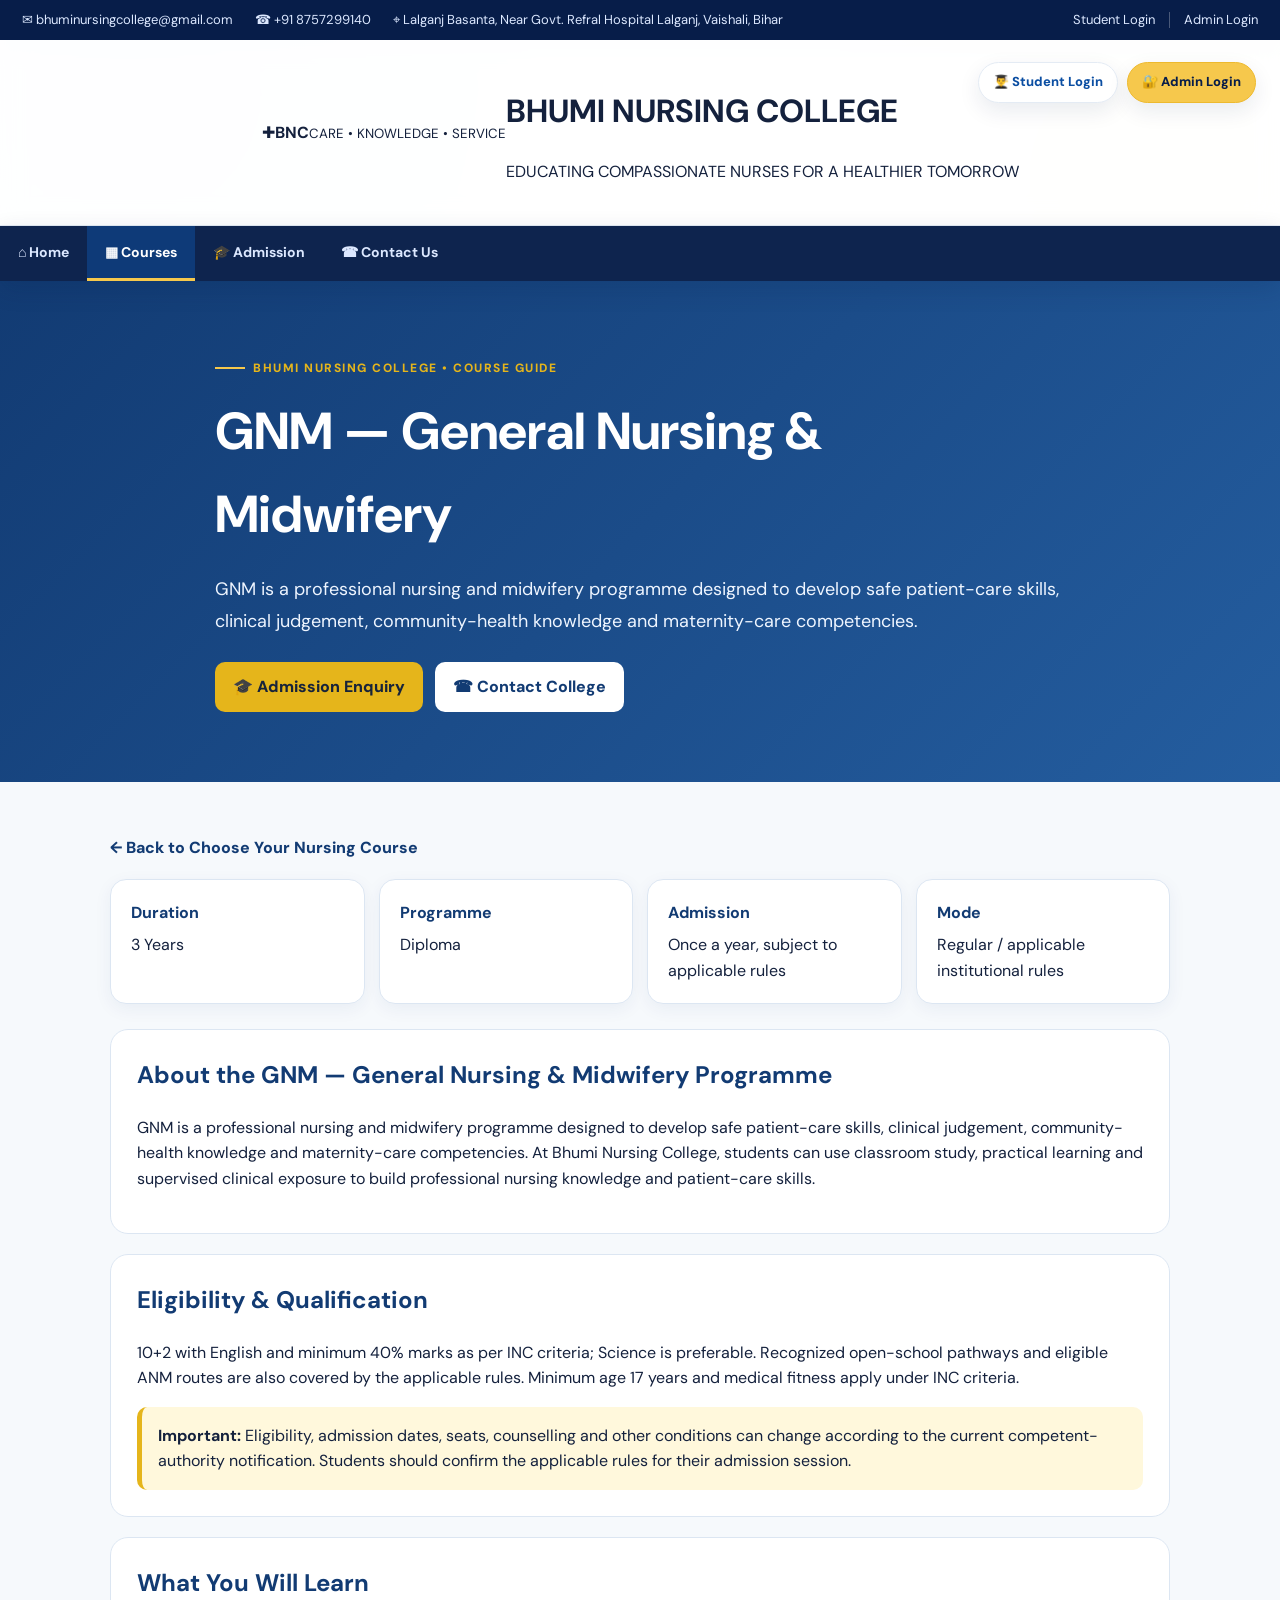
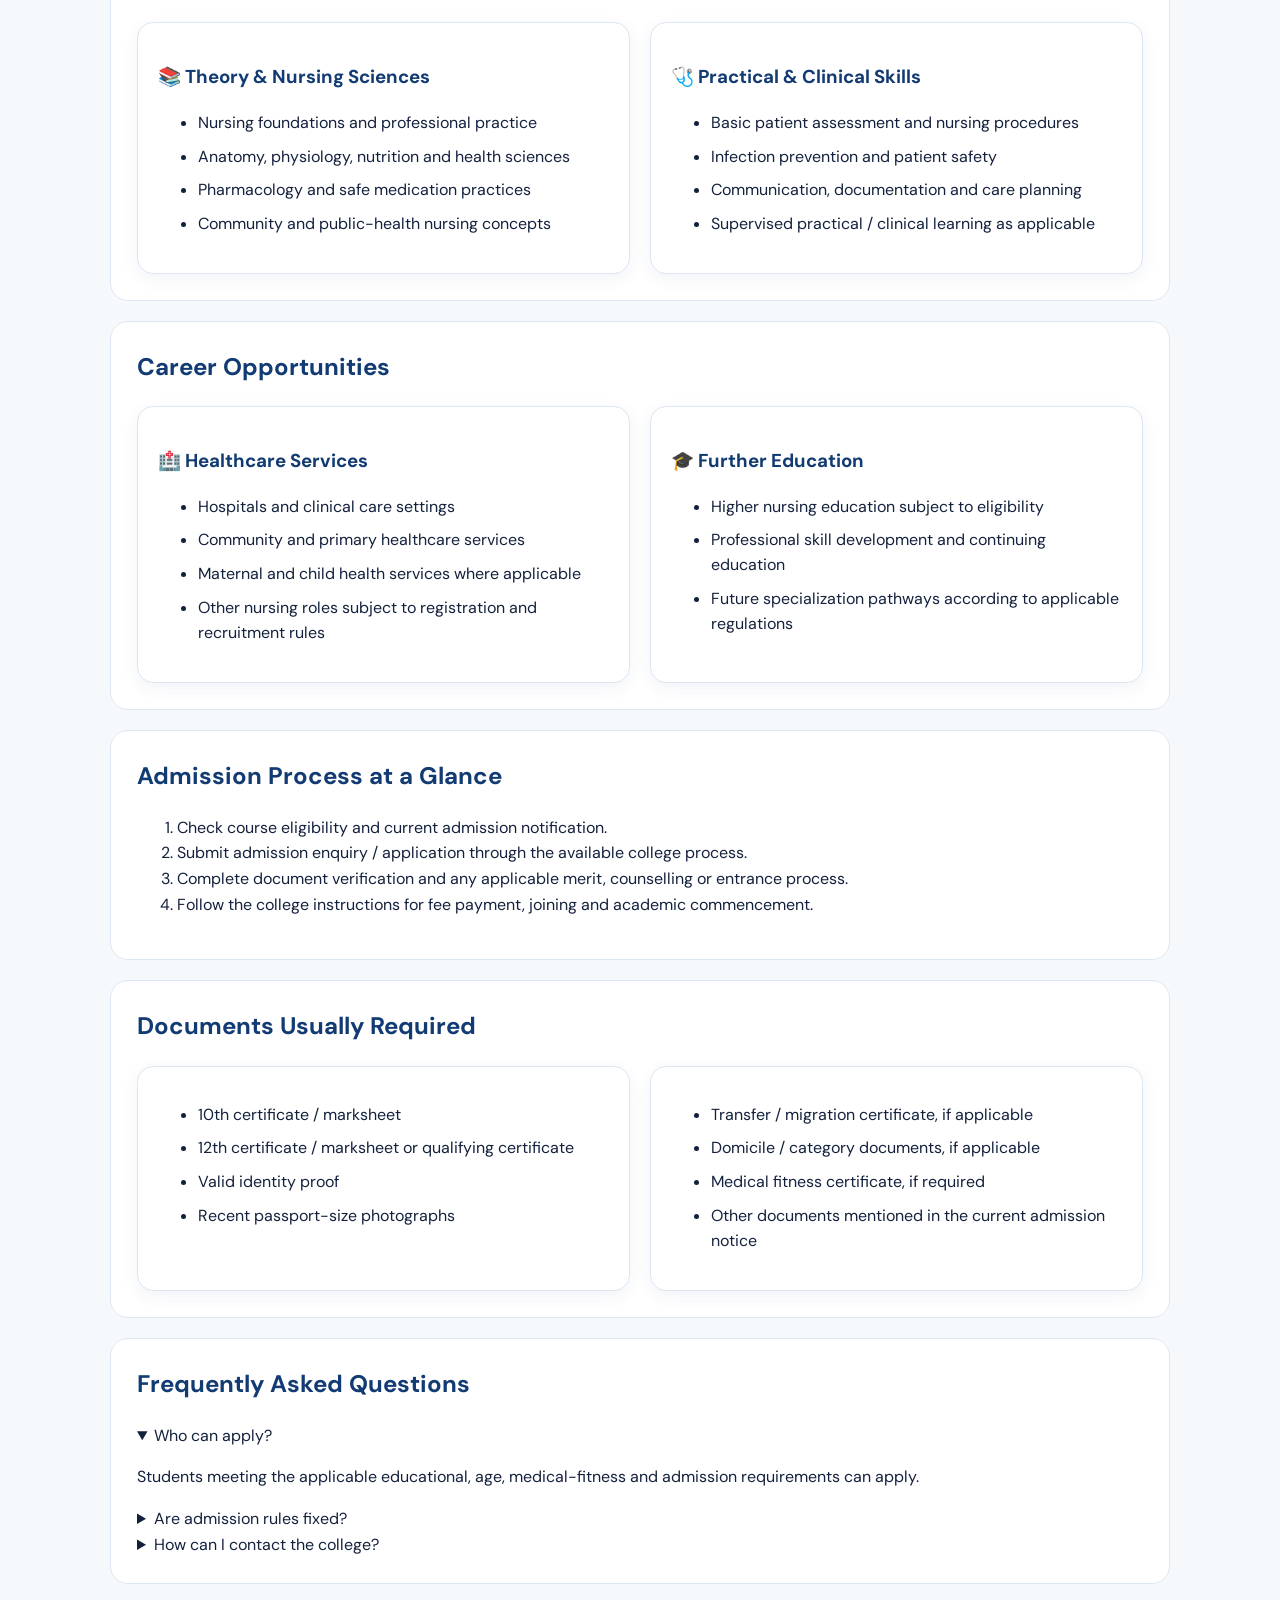
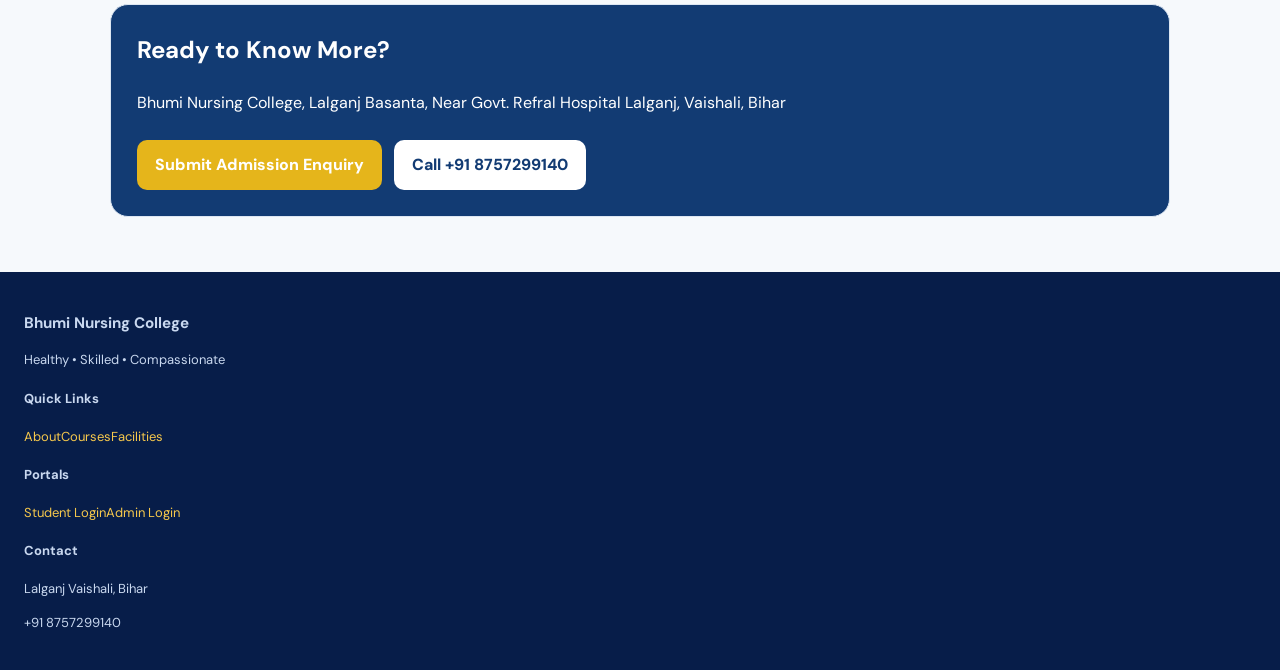
<file: gnm.html>
<!DOCTYPE html>
<html lang="en"><head><meta charset="UTF-8"><meta name="viewport" content="width=device-width,initial-scale=1"><meta name="description" content="GNM course details, eligibility, curriculum, clinical training, career opportunities and admission guidance at Bhumi Nursing College."><title>GNM — General Nursing & Midwifery | Bhumi Nursing College</title><link rel="icon" href="logo.png"><link rel="stylesheet" href="style.css?v=20260903"><style>
.course-detail-page{background:#f6f9fc}.course-detail-hero{background:linear-gradient(135deg,#123b73,#245d9f);color:#fff;padding:70px 20px}.wrap{max-width:1100px;margin:auto}.hero-inner{max-width:850px}.eyebrow{font-weight:800;letter-spacing:1.5px;font-size:12px;color:#e5b51b}.course-detail-hero h1{font-size:clamp(32px,5vw,52px);margin:12px 0}.course-detail-hero p{font-size:18px;line-height:1.75;color:#eef5ff}.actions{display:flex;gap:12px;flex-wrap:wrap;margin-top:25px}.btnx{display:inline-flex;padding:12px 18px;border-radius:10px;text-decoration:none;font-weight:800;background:#e5b51b;color:#17233a}.btnx.light{background:#fff;color:#123b73}.content{padding:35px 20px}.grid{display:grid;grid-template-columns:repeat(4,1fr);gap:14px;margin-bottom:25px}.stat,.box{background:#fff;border:1px solid #dce6f2;border-radius:16px;padding:20px;box-shadow:0 5px 18px rgba(18,59,115,.06)}.stat b{display:block;color:#123b73;margin-bottom:7px}.section{background:#fff;border:1px solid #dce6f2;border-radius:18px;padding:26px;margin:20px 0}.section h2{color:#123b73;margin-top:0}.cols{display:grid;grid-template-columns:1fr 1fr;gap:20px}.box h3{color:#123b73}.box li{margin:9px 0;line-height:1.55}.note{background:#fff8dc;border-left:5px solid #e5b51b;padding:16px;border-radius:10px;line-height:1.6}.contact{background:#123b73;color:#fff}.contact h2{color:#fff}.contact a{color:#fff}.back{margin:18px 0}.back a{color:#123b73;font-weight:800;text-decoration:none}@media(max-width:800px){.grid{grid-template-columns:1fr 1fr}.cols{grid-template-columns:1fr}}@media(max-width:520px){.grid{grid-template-columns:1fr}.course-detail-hero{padding:48px 20px}}
</style></head>
<body class="course-detail-page">
<div class="topbar"><div class="topbar-inner"><span>✉ bhuminursingcollege@gmail.com</span><span>☎ +91 8757299140</span><span>⌖ Lalganj Basanta, Near Govt. Refral Hospital Lalganj, Vaishali, Bihar</span><div class="top-links"><a href="student.html">Student Login</a><i></i><a href="admin.html">Admin Login</a></div></div></div>
<header class="brand-header"><div class="brand-wrap"><div class="header-login"><a class="student-login-btn" href="student.html">👨‍🎓 Student Login</a><a class="admin-login-btn" href="admin.html">🔐 Admin Login</a></div><div class="crest"><div class="crest-inner">✚<strong>BNC</strong><small>CARE • KNOWLEDGE • SERVICE</small></div></div><div class="brand-copy"><h1>BHUMI NURSING COLLEGE</h1><p>EDUCATING COMPASSIONATE NURSES FOR A HEALTHIER TOMORROW</p></div></div></header>
<nav class="nav"><div class="nav-inner"><a href="index.html">⌂ Home</a><a class="active" href="index.html#courses">▦ Courses</a><a href="index.html#admission">🎓 Admission</a><a href="index.html#contact">☎ Contact Us</a></div></nav>
<section class="course-detail-hero"><div class="wrap hero-inner"><span class="eyebrow">BHUMI NURSING COLLEGE • COURSE GUIDE</span><h1>GNM — General Nursing & Midwifery</h1><p>GNM is a professional nursing and midwifery programme designed to develop safe patient-care skills, clinical judgement, community-health knowledge and maternity-care competencies.</p><div class="actions"><a class="btnx" href="index.html#enquiry">🎓 Admission Enquiry</a><a class="btnx light" href="index.html#contact">☎ Contact College</a></div></div></section>
<main class="content wrap"><div class="back"><a href="index.html#courses">← Back to Choose Your Nursing Course</a></div>
<div class="grid"><div class="stat"><b>Duration</b>3 Years</div><div class="stat"><b>Programme</b>Diploma</div><div class="stat"><b>Admission</b>Once a year, subject to applicable rules</div><div class="stat"><b>Mode</b>Regular / applicable institutional rules</div></div>
<section class="section"><h2>About the GNM — General Nursing & Midwifery Programme</h2><p>GNM is a professional nursing and midwifery programme designed to develop safe patient-care skills, clinical judgement, community-health knowledge and maternity-care competencies. At Bhumi Nursing College, students can use classroom study, practical learning and supervised clinical exposure to build professional nursing knowledge and patient-care skills.</p></section>
<section class="section"><h2>Eligibility & Qualification</h2><p>10+2 with English and minimum 40% marks as per INC criteria; Science is preferable. Recognized open-school pathways and eligible ANM routes are also covered by the applicable rules. Minimum age 17 years and medical fitness apply under INC criteria.</p><div class="note"><b>Important:</b> Eligibility, admission dates, seats, counselling and other conditions can change according to the current competent-authority notification. Students should confirm the applicable rules for their admission session.</div></section>
<section class="section"><h2>What You Will Learn</h2><div class="cols"><div class="box"><h3>📚 Theory & Nursing Sciences</h3><ul><li>Nursing foundations and professional practice</li><li>Anatomy, physiology, nutrition and health sciences</li><li>Pharmacology and safe medication practices</li><li>Community and public-health nursing concepts</li></ul></div><div class="box"><h3>🩺 Practical & Clinical Skills</h3><ul><li>Basic patient assessment and nursing procedures</li><li>Infection prevention and patient safety</li><li>Communication, documentation and care planning</li><li>Supervised practical / clinical learning as applicable</li></ul></div></div></section>
<section class="section"><h2>Career Opportunities</h2><div class="cols"><div class="box"><h3>🏥 Healthcare Services</h3><ul><li>Hospitals and clinical care settings</li><li>Community and primary healthcare services</li><li>Maternal and child health services where applicable</li><li>Other nursing roles subject to registration and recruitment rules</li></ul></div><div class="box"><h3>🎓 Further Education</h3><ul><li>Higher nursing education subject to eligibility</li><li>Professional skill development and continuing education</li><li>Future specialization pathways according to applicable regulations</li></ul></div></div></section>
<section class="section"><h2>Admission Process at a Glance</h2><ol><li>Check course eligibility and current admission notification.</li><li>Submit admission enquiry / application through the available college process.</li><li>Complete document verification and any applicable merit, counselling or entrance process.</li><li>Follow the college instructions for fee payment, joining and academic commencement.</li></ol></section>
<section class="section"><h2>Documents Usually Required</h2><div class="cols"><div class="box"><ul><li>10th certificate / marksheet</li><li>12th certificate / marksheet or qualifying certificate</li><li>Valid identity proof</li><li>Recent passport-size photographs</li></ul></div><div class="box"><ul><li>Transfer / migration certificate, if applicable</li><li>Domicile / category documents, if applicable</li><li>Medical fitness certificate, if required</li><li>Other documents mentioned in the current admission notice</li></ul></div></div></section>
<section class="section"><h2>Frequently Asked Questions</h2><details open><summary>Who can apply?</summary><p>Students meeting the applicable educational, age, medical-fitness and admission requirements can apply.</p></details><details><summary>Are admission rules fixed?</summary><p>No. Always follow the current admission notification applicable to your academic session.</p></details><details><summary>How can I contact the college?</summary><p>Call <a href="tel:+918757299140">+91 8757299140</a> or email <a href="mailto:bhuminursingcollege@gmail.com">bhuminursingcollege@gmail.com</a>.</p></details></section>
<section class="section contact"><h2>Ready to Know More?</h2><p>Bhumi Nursing College, Lalganj Basanta, Near Govt. Refral Hospital Lalganj, Vaishali, Bihar</p><div class="actions"><a class="btnx" href="index.html#enquiry">Submit Admission Enquiry</a><a class="btnx light" href="tel:+918757299140">Call +91 8757299140</a></div></section>
</main><footer><div class="container footer-grid"><div><h3>Bhumi Nursing College</h3><p>Healthy • Skilled • Compassionate</p></div><div><h4>Quick Links</h4><a href="index.html#about">About</a><a href="index.html#courses">Courses</a><a href="index.html#facilities">Facilities</a></div><div><h4>Portals</h4><a href="student.html">Student Login</a><a href="admin.html">Admin Login</a></div><div><h4>Contact</h4><p>Lalganj Vaishali, Bihar</p><p>+91 8757299140</p></div></div></footer>
</body></html>
</file>
<file: style.css>
@import url('https://fonts.googleapis.com/css2?family=DM+Sans:wght@400;500;600;700&family=Manrope:wght@700;800&display=swap');
:root{--navy:#071d49;--blue:#0b4ea2;--blue2:#1676d2;--gold:#f6c84c;--red:#e53935;--ink:#14213d;--muted:#66748b;--paper:#fff;--soft:#f4f8fd;--line:#e4ebf4;--shadow:0 18px 50px rgba(7,29,73,.10);--radius:22px}
*{box-sizing:border-box}html{scroll-behavior:smooth;scroll-padding-top:76px}body{margin:0;font-family:'DM Sans',Arial,sans-serif;color:var(--ink);background:#f7faff;line-height:1.6}body:before{content:'';position:fixed;inset:0;pointer-events:none;background:radial-gradient(circle at 10% 10%,rgba(22,118,210,.06),transparent 30%),radial-gradient(circle at 90% 20%,rgba(246,200,76,.07),transparent 28%);z-index:-1}a{text-decoration:none;color:inherit}button,input,textarea,select{font:inherit}button{cursor:pointer}
.topbar{background:var(--navy);color:#dce8ff;font-size:13px}.topbar-inner{max-width:1280px;margin:auto;min-height:40px;display:flex;align-items:center;gap:22px;padding:0 22px}.top-links{margin-left:auto;display:flex;align-items:center;gap:14px}.top-links a{transition:.2s}.top-links a:hover{color:var(--gold)}.top-links i{height:16px;border-left:1px solid #ffffff44}
.brand-header{background:rgba(255,255,255,.92);backdrop-filter:blur(12px);border-bottom:1px solid var(--line)}.brand-wrap{max-width:1280px;margin:auto;display:flex;align-items:center;justify-content:center;min-height:185px;padding:18px 24px;position:relative}.brand-logo-wrap{width:min(760px,72vw);display:flex;justify-content:center;align-items:center}.brand-logo{display:block;width:100%;height:auto;max-height:175px;object-fit:contain;filter:drop-shadow(0 12px 20px rgba(7,29,73,.12))}.header-login{position:absolute;right:24px;top:22px;display:flex;gap:9px;z-index:3}.header-login a{padding:9px 14px;border-radius:999px;font-size:13px;font-weight:800;box-shadow:0 8px 22px rgba(7,29,73,.09);border:1px solid var(--line)}.student-login-btn{background:#fff;color:var(--blue)}.admin-login-btn{background:var(--gold);color:var(--navy);border-color:#edb92e!important}.campus-art{display:none}
.nav{background:rgba(7,29,73,.97);color:#fff;position:sticky;top:0;z-index:30;box-shadow:0 8px 24px rgba(7,29,73,.16)}.nav-inner{max-width:1280px;margin:auto;display:flex;overflow:auto;scrollbar-width:none}.nav-inner::-webkit-scrollbar{display:none}.nav a{padding:15px 18px;white-space:nowrap;font-size:14px;font-weight:700;color:#dce8ff;border-bottom:3px solid transparent;transition:.2s}.nav a:hover,.nav .active{background:#0e3a78;color:#fff;border-bottom-color:var(--gold)}
.newsbar{min-height:42px;background:#fff6cf;border-bottom:1px solid #f1df9a;display:flex;align-items:center;position:relative;overflow:hidden}.news-label{background:var(--red);color:#fff;font-size:12px;letter-spacing:.6px;font-weight:900;padding:11px 28px;white-space:nowrap}.ticker{flex:1;white-space:nowrap;overflow:hidden;color:#2d4162;font-size:13px;font-weight:700}.ticker span{display:inline-block;margin:0 24px}.newsbar button{margin-right:12px;border:0;background:var(--navy);color:#fff;border-radius:999px;width:29px;height:29px;font-weight:900}
.hero{min-height:540px;position:relative;overflow:hidden;background:linear-gradient(115deg,#061a40 0%,#0a3e83 58%,#0e65b9 100%);color:#fff}.hero:before{content:'';position:absolute;width:620px;height:620px;border-radius:50%;right:-190px;top:-250px;background:rgba(255,255,255,.08);box-shadow:0 0 0 80px rgba(255,255,255,.025)}.hero:after{content:'';position:absolute;inset:auto auto -180px -100px;width:460px;height:460px;border-radius:50%;background:rgba(246,200,76,.09)}.hero-overlay{max-width:1280px;margin:auto;min-height:540px;display:flex;align-items:center;position:relative;z-index:1}.hero-text{width:56%;padding:60px 30px}.eyebrow{display:inline-flex;align-items:center;gap:8px;color:var(--gold);font-size:12px;font-weight:900;letter-spacing:2px;text-transform:uppercase}.eyebrow:before{content:'';width:30px;height:2px;background:var(--gold)}.hero h2{font-family:Manrope,Arial,sans-serif;font-size:clamp(46px,6vw,78px);line-height:.98;letter-spacing:-3px;margin:16px 0;color:#fff}.hero h2 span{color:var(--gold)}.hero-text p{max-width:520px;font-size:18px;color:#dbe8ff;margin:0 0 28px}.cta,.small-btn{display:inline-flex;align-items:center;gap:13px;background:var(--gold);color:var(--navy);padding:13px 19px;border-radius:12px;font-weight:900;box-shadow:0 12px 30px rgba(0,0,0,.18);transition:.2s}.cta:hover,.small-btn:hover{transform:translateY(-2px);box-shadow:0 16px 34px rgba(0,0,0,.22)}.cta b{display:grid;place-items:center;background:var(--navy);color:#fff;width:27px;height:27px;border-radius:50%}.hero-people{width:44%;height:100%;position:relative;min-height:540px}.nurse{position:absolute;bottom:0;filter:drop-shadow(0 18px 18px rgba(0,0,0,.2));font-size:170px}.nurse-main{right:24%;font-size:250px}.nurse-2{right:-3%;font-size:190px;opacity:.86}.nurse-3{right:54%;font-size:120px;opacity:.55}.nurse-4{right:7%;font-size:145px;opacity:.55}
.feature-grid{max-width:1240px;margin:-42px auto 0;position:relative;z-index:4;display:grid;grid-template-columns:repeat(6,1fr);gap:10px;padding:0 18px}.feature-grid>div{min-height:108px;border:1px solid #fff;border-radius:18px;background:rgba(255,255,255,.96);box-shadow:var(--shadow);display:grid;grid-template-columns:48px 1fr;align-items:center;padding:14px;transition:.2s}.feature-grid>div:hover{transform:translateY(-4px)}.feature-grid span{font-size:30px;grid-row:span 2}.feature-grid b{color:var(--navy);font-size:14px}.feature-grid small{color:var(--muted);font-size:12px}
.section{max-width:1240px;margin:78px auto;padding:0 22px}.welcome{display:grid;grid-template-columns:230px 1fr 430px;gap:26px;background:linear-gradient(135deg,#071d49,#0b4ea2);color:#fff;border-radius:26px;padding:24px;align-items:center;box-shadow:0 24px 60px rgba(7,29,73,.18)}.campus-card{height:170px;border-radius:18px;overflow:hidden;background:linear-gradient(145deg,#dcecff,#8fc3ee);display:grid;place-items:end center}.mini-building{width:175px;height:92px;background:#fff;border:5px solid #b6d9f5;color:#0750a0;padding:12px;text-align:center;font-size:11px;border-radius:12px 12px 0 0}.welcome h2{font-family:Manrope,Arial,sans-serif;font-size:28px;line-height:1.15;margin:0}.welcome h2 strong{color:var(--gold)}.welcome p{color:#d9e7fb;line-height:1.7}.welcome aside{display:grid;grid-template-columns:1fr 1fr;gap:9px;background:#ffffff12;border:1px solid #ffffff1a;padding:13px;border-radius:18px}.welcome aside h3{grid-column:1/-1;margin:0 0 3px;font-size:15px}.welcome aside a{background:#fff;color:var(--navy);border-radius:12px;padding:12px;font-size:13px;font-weight:800}.welcome aside b{float:right;color:var(--blue)}
.section-title{text-align:center;margin-bottom:30px}.section-title span{color:var(--blue2);font-size:12px;font-weight:900;text-transform:uppercase;letter-spacing:2px}.section-title h2{font-family:Manrope,Arial,sans-serif;color:var(--navy);font-size:clamp(30px,4vw,44px);line-height:1.1;margin:8px 0}.cards{display:grid;gap:20px}.cards.three{grid-template-columns:repeat(3,1fr)}.cards article,.info-grid>div,.facility-grid>div{background:#fff;border:1px solid var(--line);border-radius:22px;padding:28px;box-shadow:var(--shadow);transition:.25s}.cards article:hover,.info-grid>div:hover,.facility-grid>div:hover{transform:translateY(-5px);box-shadow:0 25px 60px rgba(7,29,73,.14)}.cards .icon{width:54px;height:54px;border-radius:16px;background:#eaf3ff;display:grid;place-items:center;font-size:28px}.cards h3{color:var(--navy);font-size:22px;margin:20px 0 8px}.cards p{color:var(--muted);line-height:1.7}.cards a{color:var(--blue);font-weight:900}
.blue-section{background:linear-gradient(135deg,#061b43,#0b4ea2);padding:78px 22px}.blue-section>*{max-width:1240px;margin-left:auto;margin-right:auto}.light span{color:var(--gold)}.light h2{color:#fff}.notice-grid{display:grid;grid-template-columns:repeat(3,1fr);gap:18px}.notice{background:#fff;border-radius:18px;padding:22px;border:1px solid #fff;box-shadow:0 15px 40px rgba(0,0,0,.1)}.notice .tag{display:inline-block;background:#eaf3ff;color:var(--blue);border-radius:999px;padding:4px 10px;font-size:11px;font-weight:900}.notice .new{background:#ffe5e5;color:#b31f25}.notice h3{color:var(--navy);margin:13px 0 5px}.notice small{color:var(--muted)}
.info-grid{display:grid;grid-template-columns:repeat(3,1fr);gap:18px}.info-grid h3{color:var(--navy)}.info-grid p{color:var(--muted)}.admission-banner{max-width:1240px;margin:78px auto;padding:38px 44px;border-radius:26px;background:linear-gradient(110deg,#0b4ea2,#1681d6);color:#fff;display:flex;align-items:center;justify-content:space-between;gap:25px;box-shadow:0 25px 60px rgba(11,78,162,.2)}.admission-banner h2{font-family:Manrope,Arial,sans-serif;font-size:34px;line-height:1.1;margin:7px 0}.admission-banner p{color:#dbeaff}.light-cta{background:var(--gold)}.facility-grid{grid-template-columns:repeat(4,1fr)}.facility-grid>div{display:flex;flex-direction:column;gap:5px;text-align:center;font-size:32px}.facility-grid b{font-size:16px;color:var(--navy)}.facility-grid small{font-size:12px;color:var(--muted)}.gallery-grid{display:grid;grid-template-columns:repeat(4,1fr);gap:15px}.g{height:185px;border-radius:20px;display:grid;place-items:end start;padding:20px;color:#fff;font-weight:900;font-size:18px;background:linear-gradient(135deg,#0b4ea2,#75b9ed);box-shadow:var(--shadow)}.g2{background:linear-gradient(135deg,#62459a,#bca6ed)}.g3{background:linear-gradient(135deg,#087f80,#82d7c9)}.g4{background:linear-gradient(135deg,#b96b15,#f3c86e)}.contact-section{background:#eaf3ff;border-top:1px solid #d9e7f8;padding:48px max(24px,calc((100% - 1240px)/2));display:flex;justify-content:space-between;gap:30px}.contact-section h2{font-family:Manrope,Arial,sans-serif;color:var(--navy);margin:0}.contact-section p{color:var(--muted)}.contact-items{display:flex;flex-direction:column;justify-content:center;gap:9px;font-weight:700;color:#29486f}footer{background:var(--navy);color:#c9d8ef;padding:24px max(24px,calc((100% - 1240px)/2));display:flex;justify-content:space-between;gap:15px;font-size:13px}footer a{color:var(--gold)}.loading{color:#fff;text-align:center;grid-column:1/-1;padding:30px}
/* course page */
.course-page{background:#f7faff}.course-hero{background:linear-gradient(115deg,#061b43,#0b4ea2);color:#fff;padding:72px 22px;text-align:center}.course-hero h2{font-family:Manrope,Arial,sans-serif;font-size:clamp(34px,5vw,56px);line-height:1.05;margin:12px 0}.course-hero p{max-width:820px;margin:auto;color:#dbe8ff;line-height:1.8}.course-wrap{max-width:1100px;margin:45px auto;padding:0 20px}.course-tabs{display:flex;gap:10px;flex-wrap:wrap;justify-content:center;margin-bottom:30px}.course-tabs a{background:#fff;border:1px solid var(--line);color:var(--blue);padding:11px 18px;border-radius:999px;font-weight:900;box-shadow:0 8px 25px rgba(7,29,73,.07)}.course-tabs a:hover{background:var(--blue);color:#fff}.course-card{background:#fff;border-radius:24px;margin:24px 0;padding:32px;border:1px solid var(--line);box-shadow:var(--shadow)}.course-card h2{color:var(--navy);font-family:Manrope,Arial,sans-serif;margin-top:0;font-size:32px}.course-meta{display:grid;grid-template-columns:repeat(4,1fr);gap:12px;margin:22px 0}.meta{background:#eef6ff;border-radius:14px;padding:14px}.meta b{display:block;color:var(--blue);margin-bottom:4px}.detail-grid{display:grid;grid-template-columns:1fr 1fr;gap:20px}.detail-box{background:#f7faff;border:1px solid var(--line);border-radius:16px;padding:20px}.detail-box h3{color:var(--navy);margin-top:0}.detail-box ul{margin:0;padding-left:20px;line-height:1.8;color:#465a76}.faq details{border-bottom:1px solid var(--line);padding:15px 0}.faq summary{cursor:pointer;font-weight:900;color:#173b6d}.note{background:#fff8d9;border-left:4px solid var(--gold);padding:15px;border-radius:10px}.apply-box{text-align:center;background:linear-gradient(135deg,#071d49,#0b4ea2);color:#fff;border-radius:24px;padding:34px;margin:30px 0}.apply-box h2{font-family:Manrope,Arial,sans-serif;margin-top:0}.apply-box .cta{margin-top:10px}
@media(max-width:1050px){.brand-wrap{min-height:160px}.brand-logo-wrap{width:min(680px,78vw)}.feature-grid{grid-template-columns:repeat(3,1fr);margin-top:18px}.welcome{grid-template-columns:180px 1fr}.welcome aside{grid-column:1/-1}.notice-grid,.cards.three,.info-grid{grid-template-columns:1fr 1fr}.facility-grid,.gallery-grid{grid-template-columns:1fr 1fr}.hero-text{width:62%}.hero-people{width:38%}}
@media(max-width:700px){.topbar-inner{min-height:auto;flex-wrap:wrap;gap:7px;padding:8px 14px}.top-links{width:100%;justify-content:flex-start}.brand-wrap{min-height:130px;padding:10px 14px}.brand-logo-wrap{width:100%}.brand-logo{max-height:115px}.header-login{position:static;width:100%;justify-content:center;padding:8px 12px 12px;order:2}.brand-wrap{flex-wrap:wrap}.nav a{padding:13px 15px;font-size:13px}.news-label{padding:10px 14px;font-size:10px}.hero,.hero-overlay{min-height:500px}.hero-text{width:100%;padding:50px 24px;position:relative;z-index:3}.hero h2{font-size:48px;letter-spacing:-2px}.hero-text p{font-size:16px}.hero-people{position:absolute;right:0;bottom:0;width:70%;opacity:.28}.feature-grid{grid-template-columns:1fr 1fr;padding:0 14px}.feature-grid>div{min-height:92px}.section{margin:55px auto;padding:0 16px}.welcome{grid-template-columns:1fr;padding:18px}.welcome aside{grid-template-columns:1fr 1fr}.notice-grid,.cards.three,.info-grid,.facility-grid,.gallery-grid{grid-template-columns:1fr}.admission-banner,.contact-section,footer{flex-direction:column}.admission-banner{margin:55px 16px;padding:28px 24px}.admission-banner h2{font-size:27px}.contact-section{padding:36px 18px}.course-meta,.detail-grid{grid-template-columns:1fr}.course-card{padding:22px}.course-hero{padding:55px 18px}.course-wrap{padding:0 14px}.course-tabs a{padding:9px 14px;font-size:13px}}
@media(max-width:430px){.hero h2{font-size:42px}.feature-grid{grid-template-columns:1fr}.welcome aside{grid-template-columns:1fr}.header-login a{font-size:12px;padding:8px 11px}}
</file>
